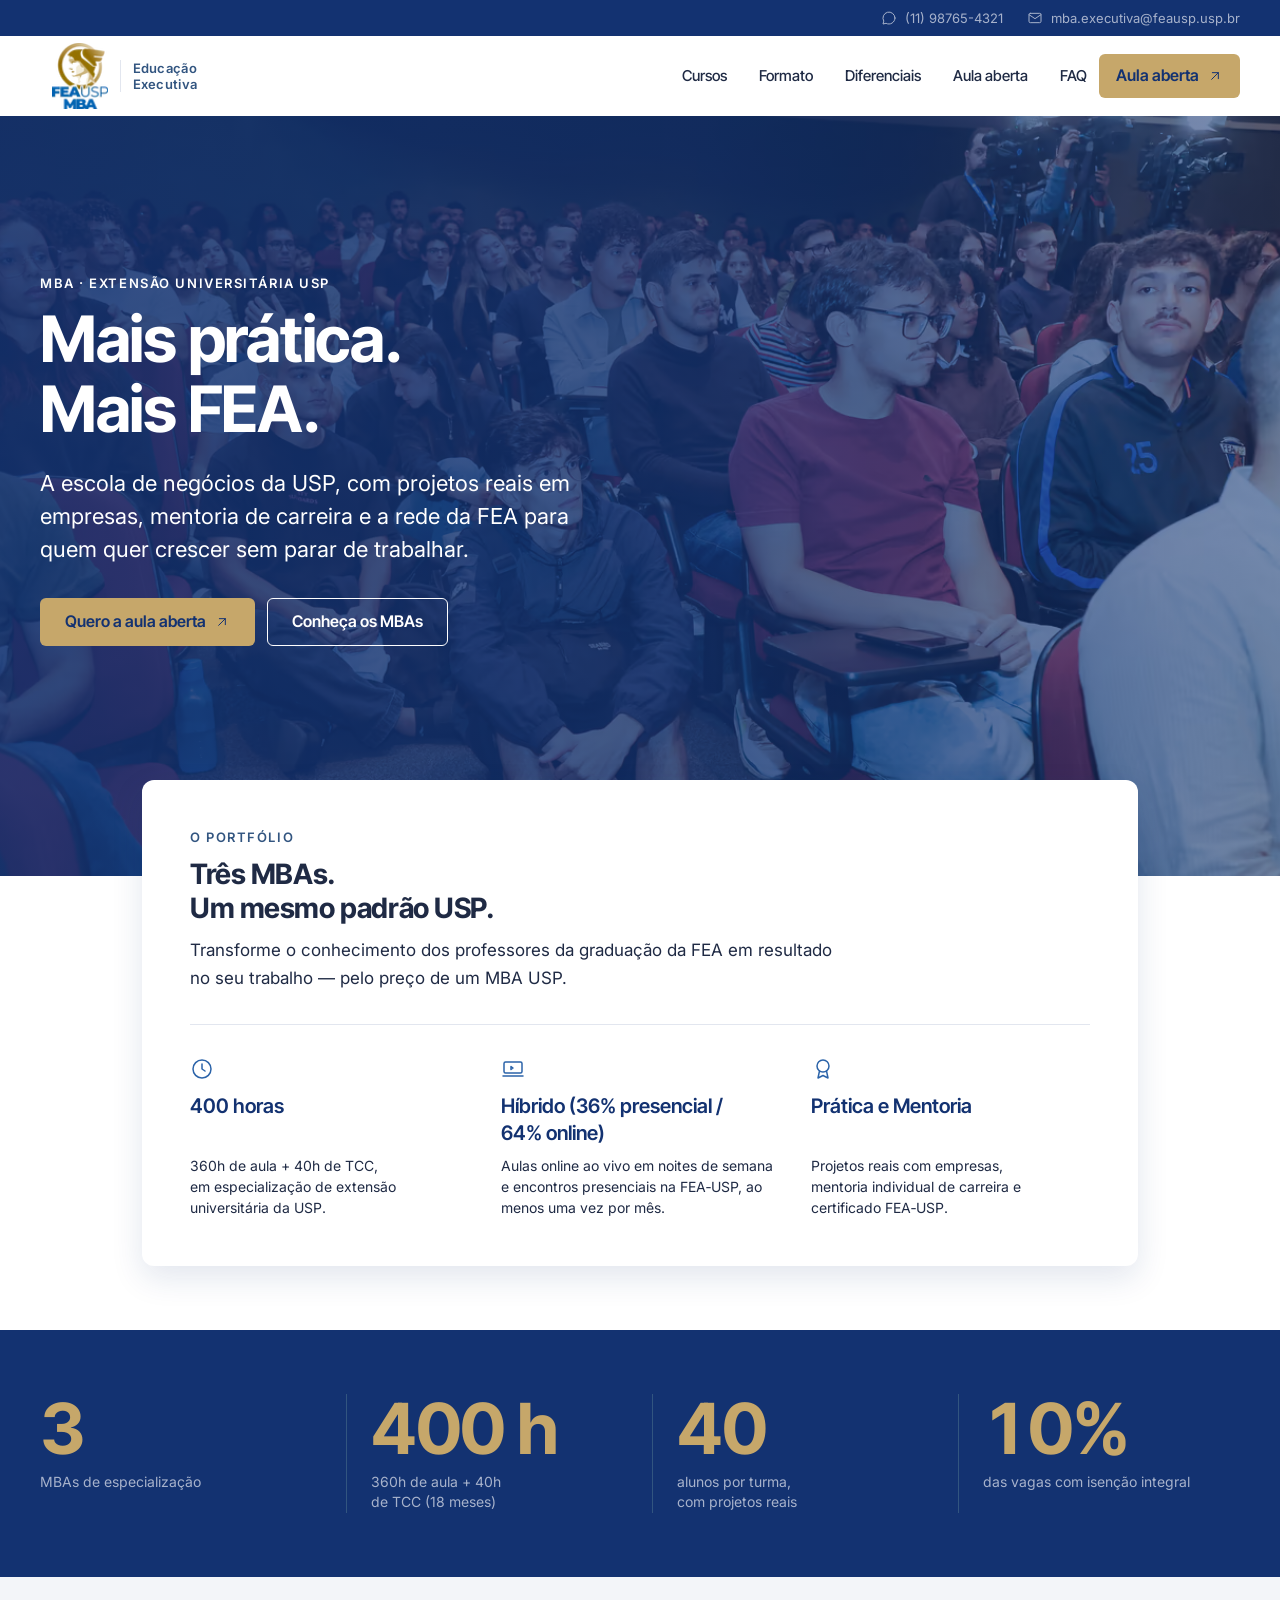
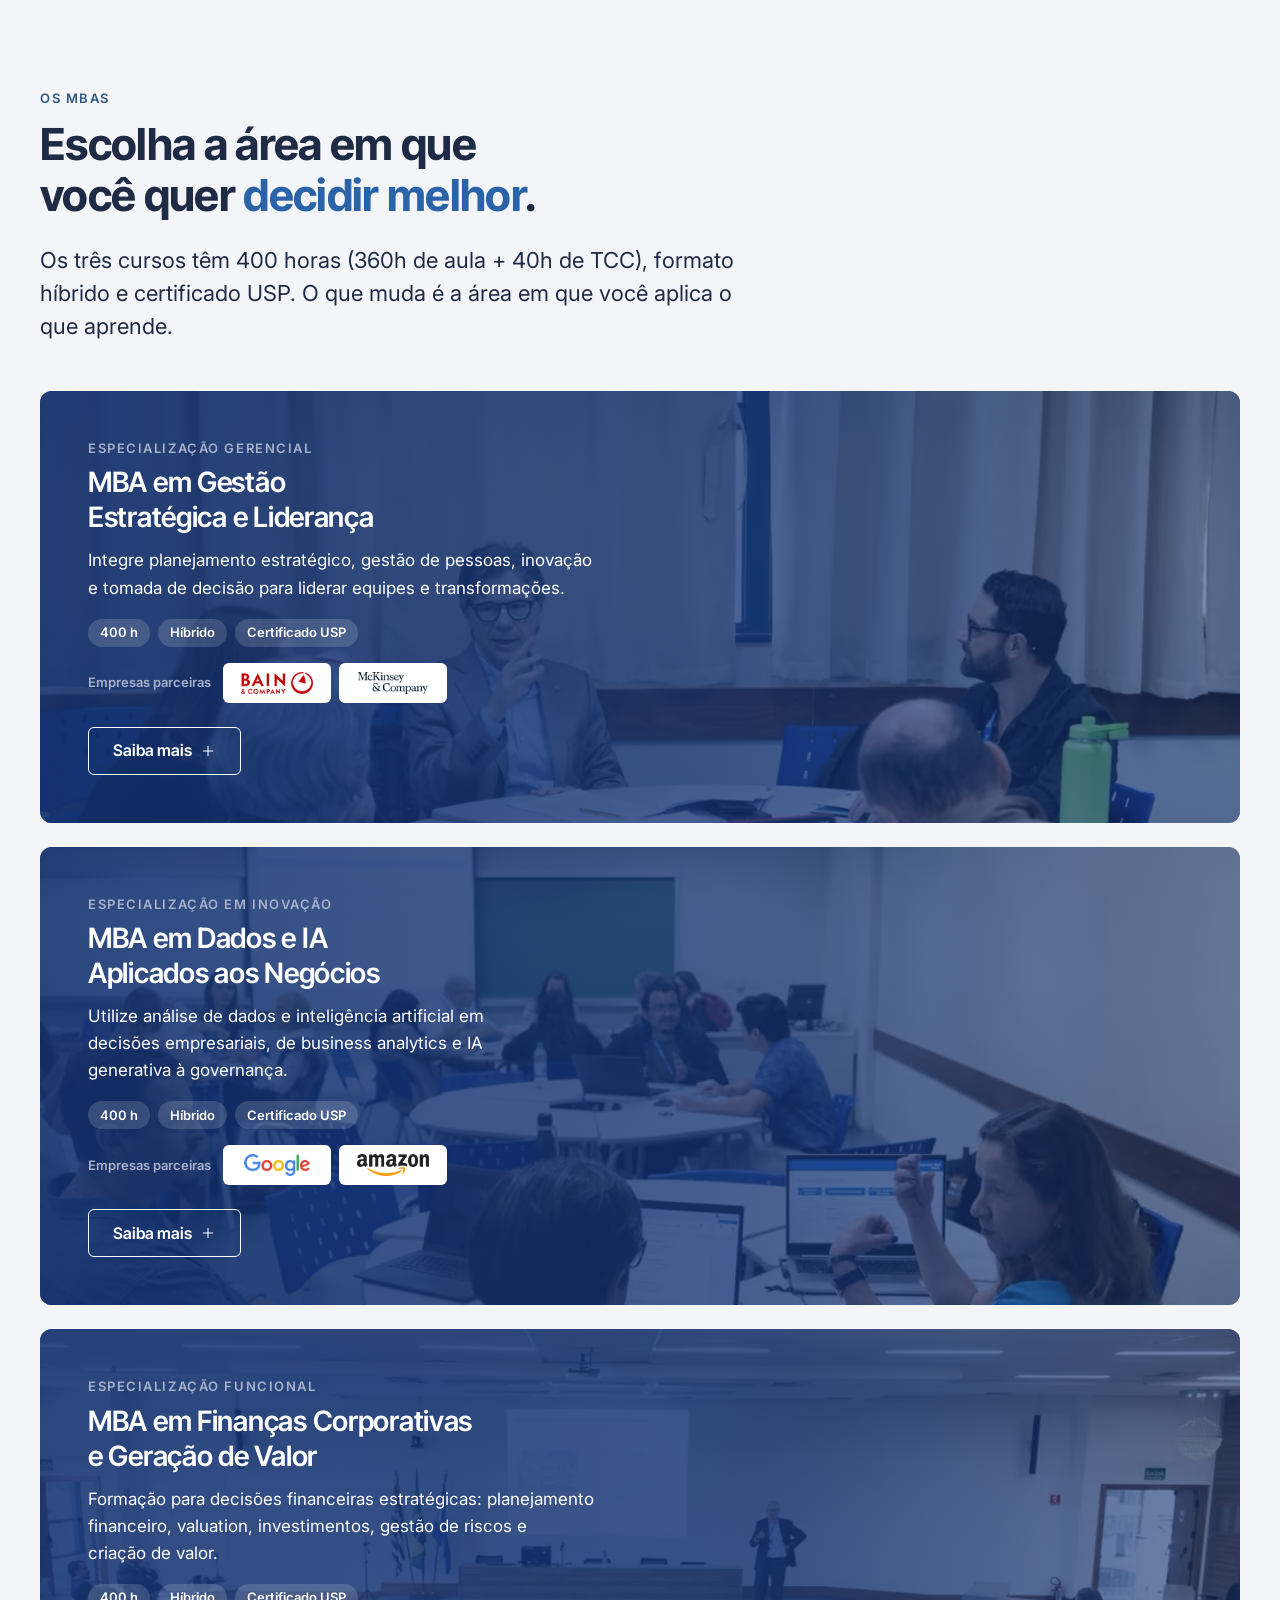
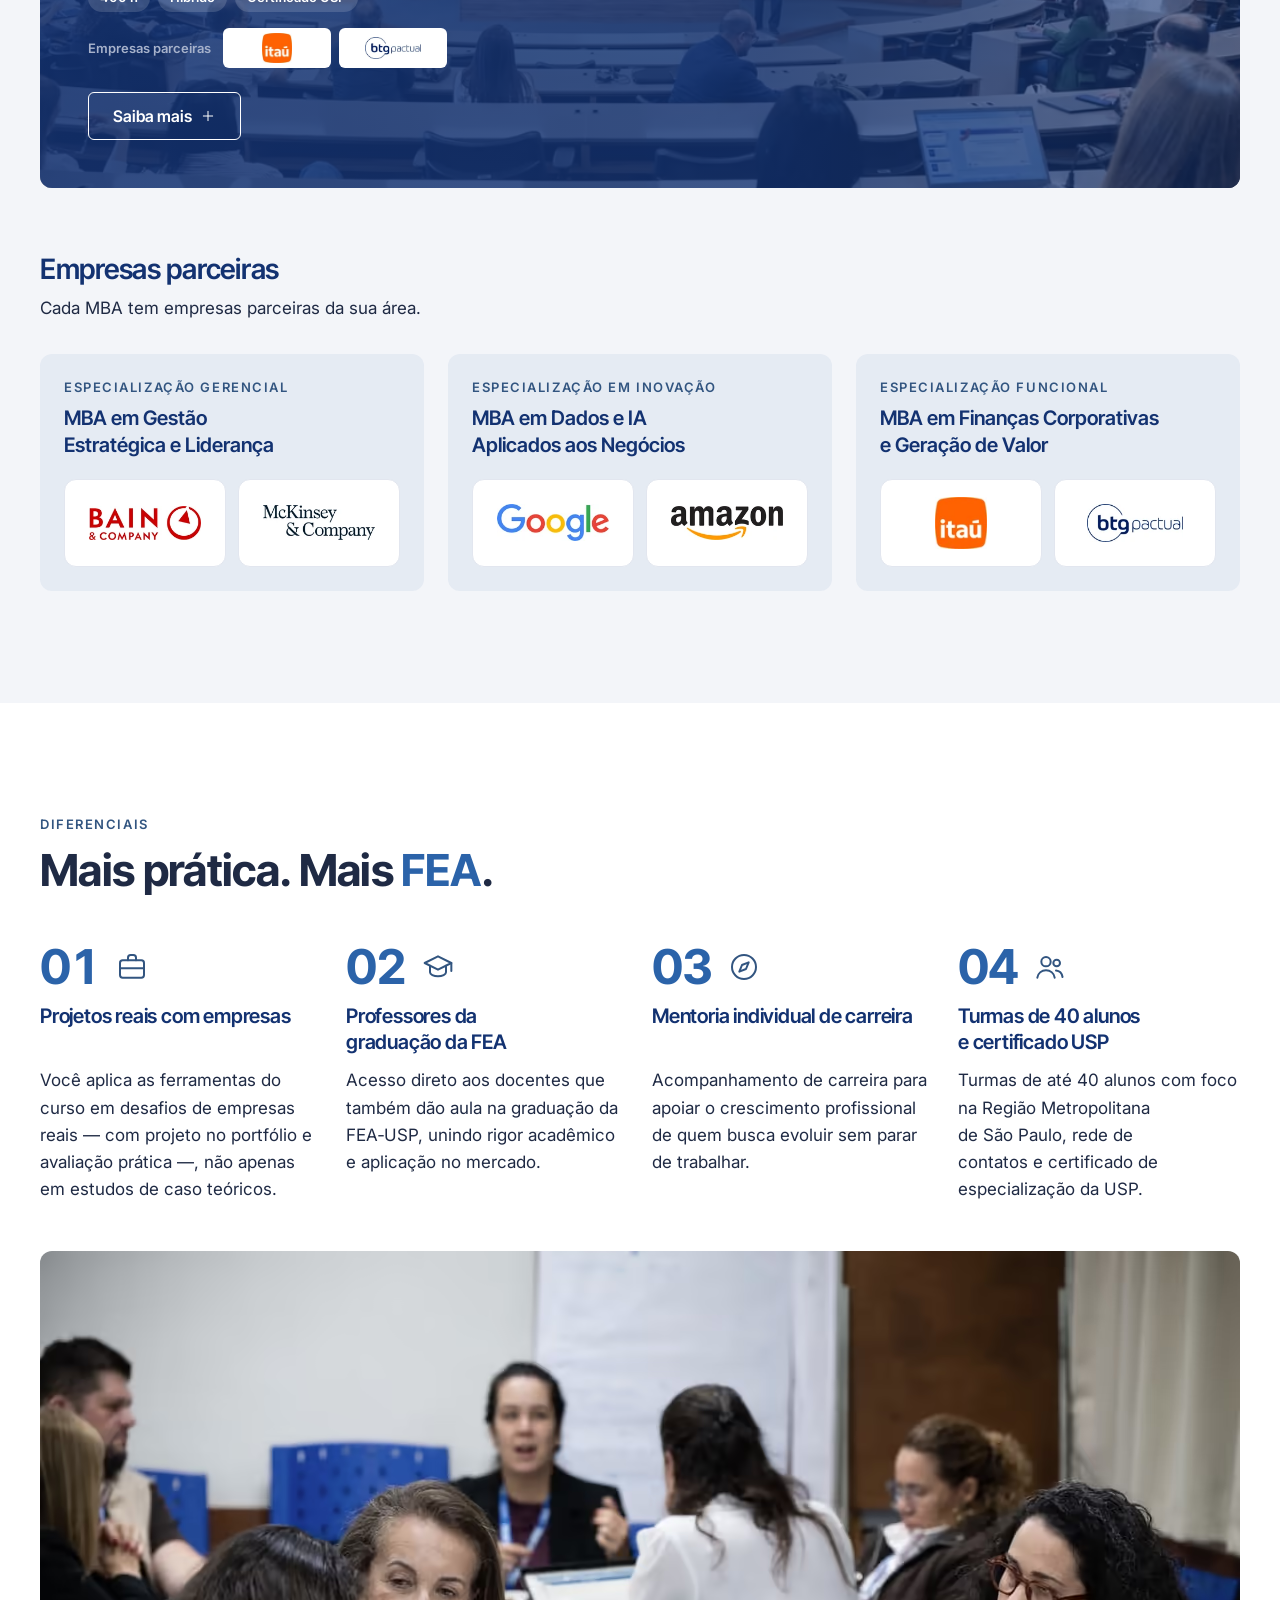
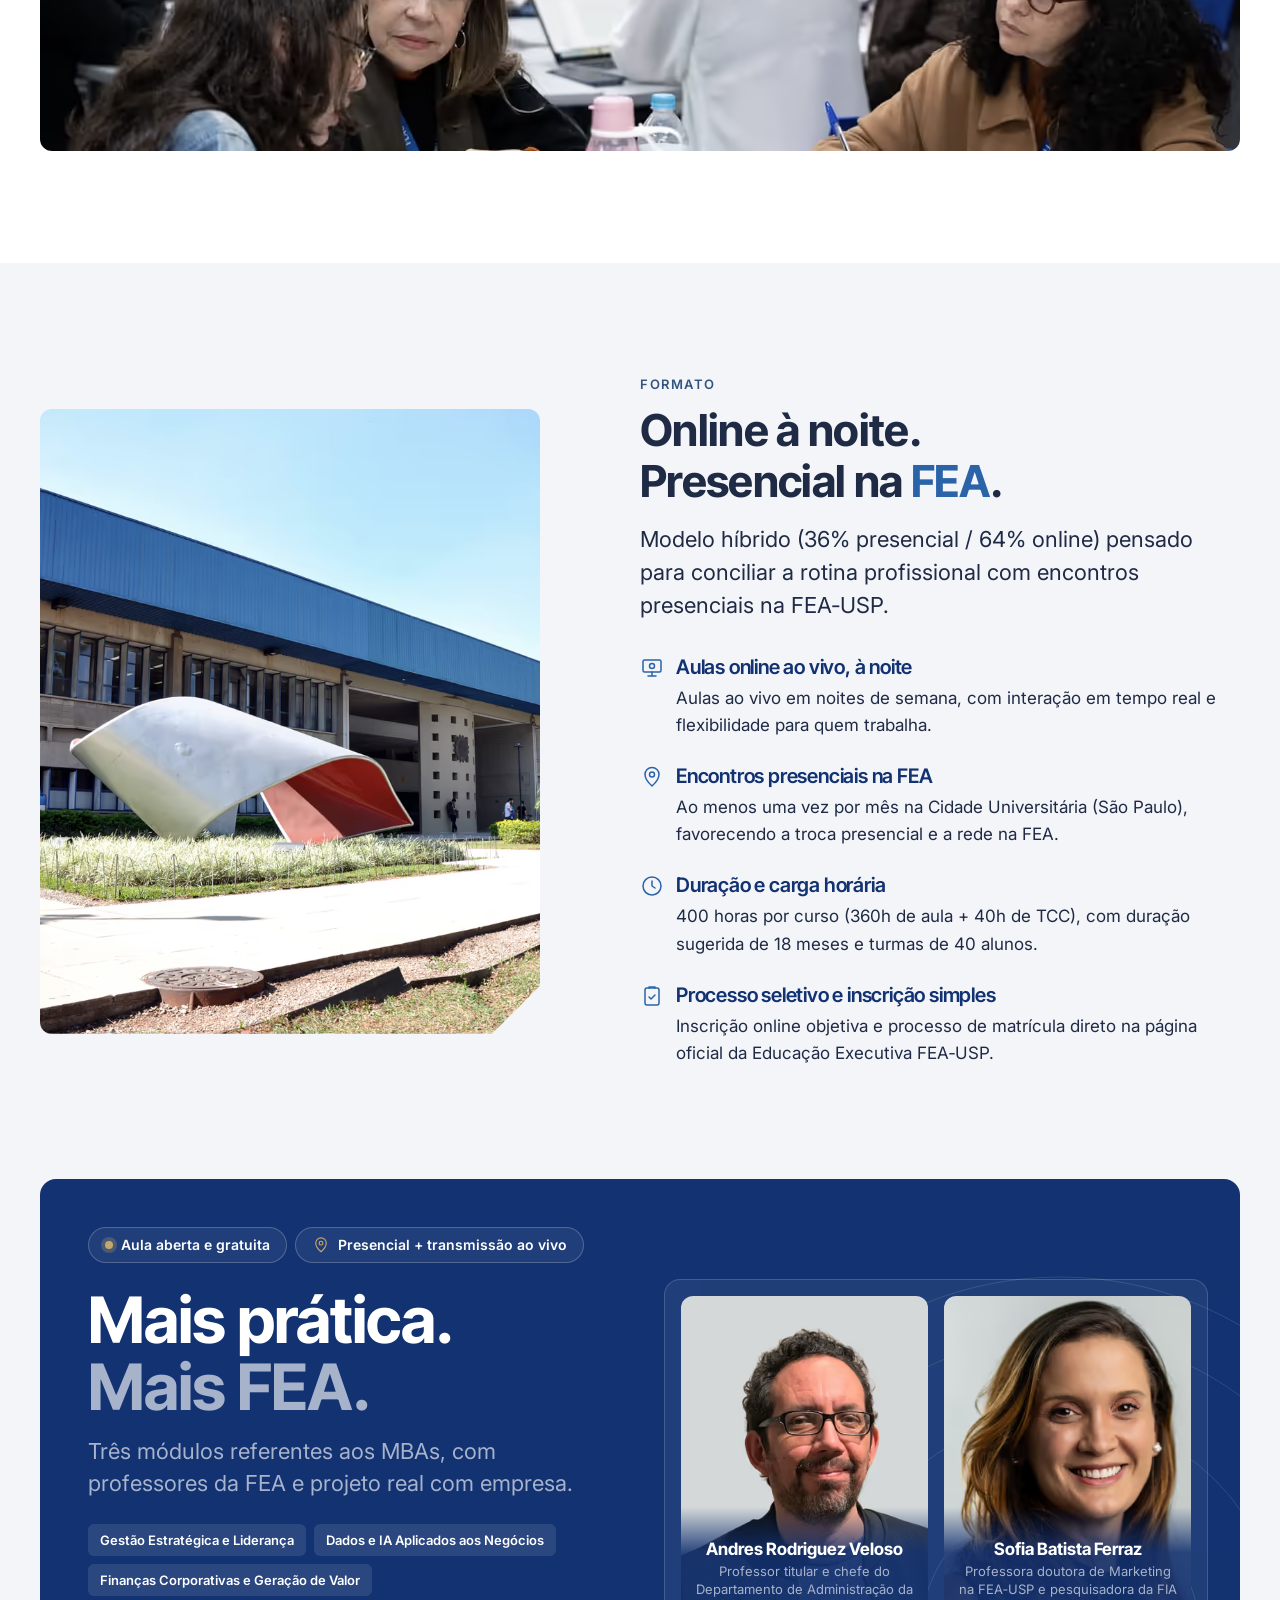
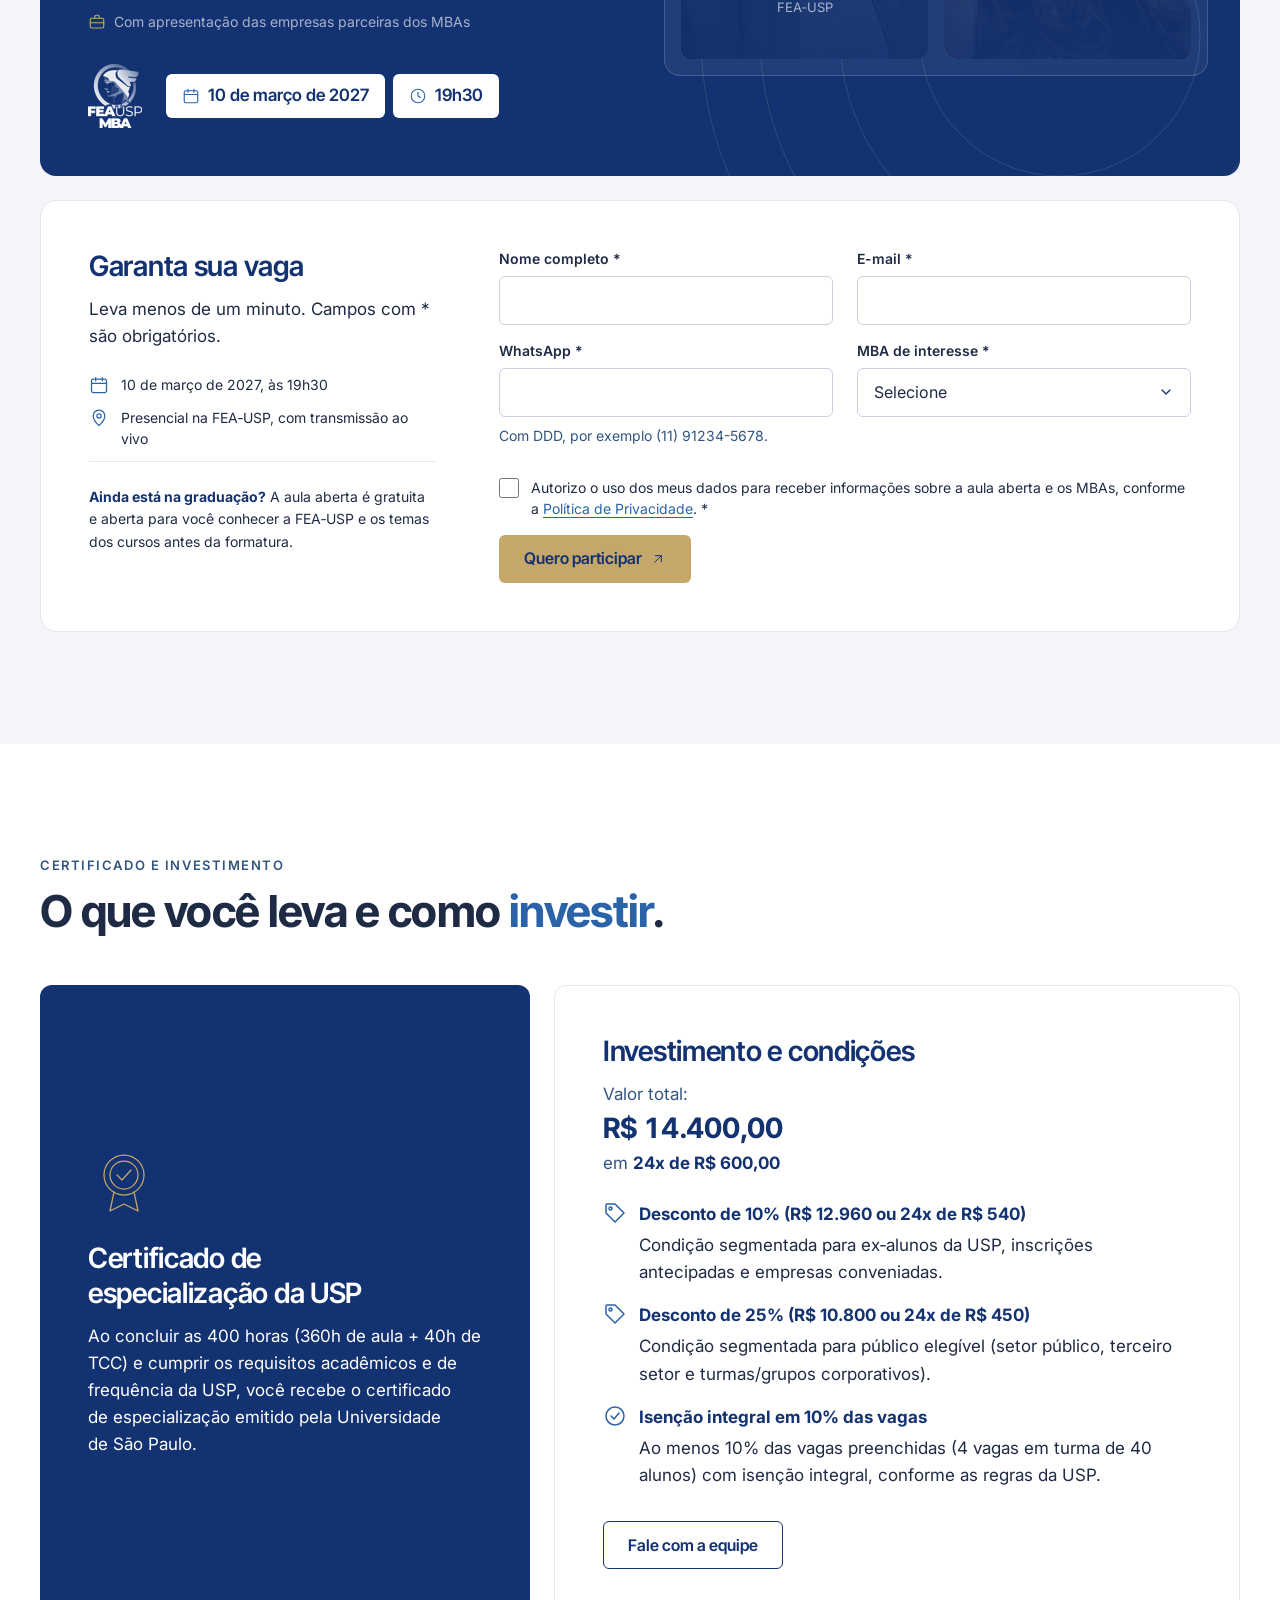
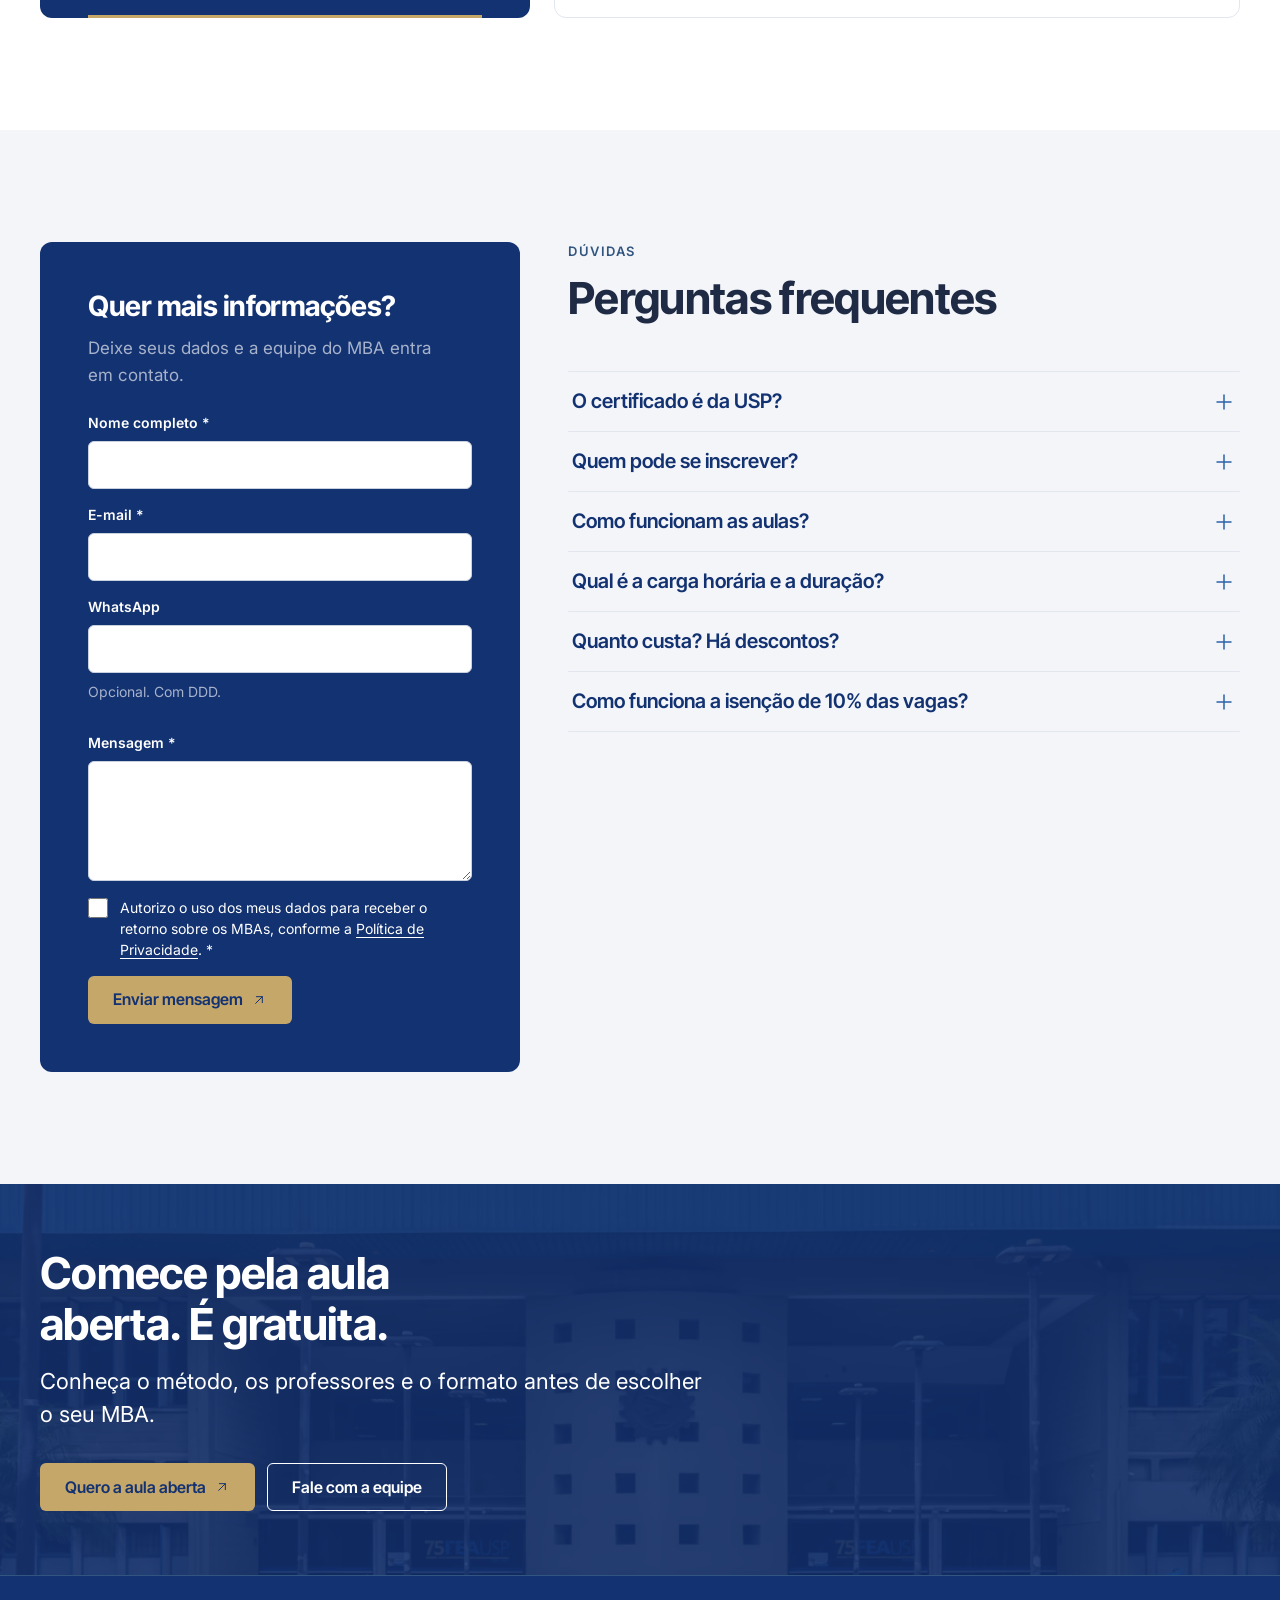
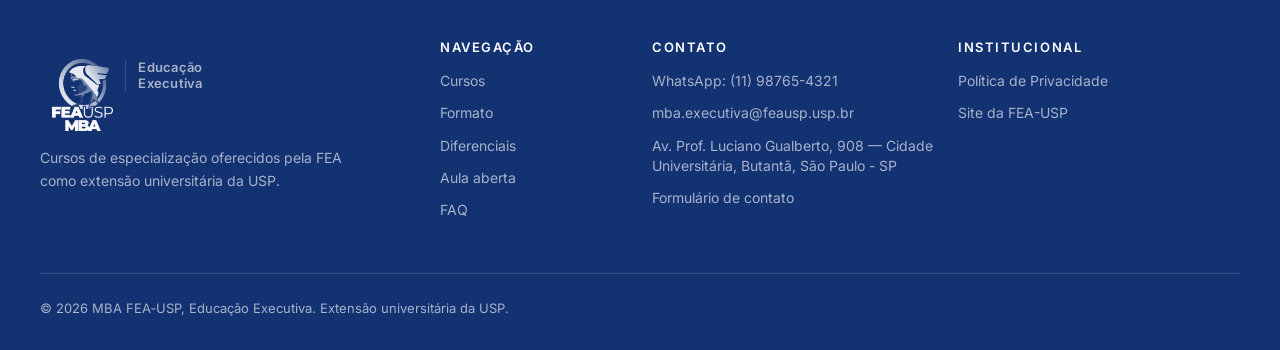
<file: index.html>
<!doctype html>
<html lang="pt-BR">
<head>
  <meta charset="utf-8">
  <meta name="viewport" content="width=device-width, initial-scale=1">
  <title>MBA FEA-USP | Educação Executiva</title>
  <meta name="description" content="Mais prática. Mais FEA. Três MBAs de especialização da FEA-USP, com 400 horas cada, em formato híbrido: Gestão Estratégica e Liderança, Dados e IA Aplicados aos Negócios, e Finanças Corporativas e Geração de Valor.">
  <meta name="theme-color" content="#133271">
  <link rel="icon" type="image/png" href="assets/img/logo/logo-mba-fea-usp-64.png">

  <meta property="og:type" content="website">
  <meta property="og:locale" content="pt_BR">
  <meta property="og:title" content="MBA FEA-USP | Educação Executiva">
  <meta property="og:description" content="A escola de negócios da USP, com projetos reais em empresas, mentoria de carreira e a rede da FEA para quem quer crescer sem parar de trabalhar.">
  <meta property="og:url" content="https://ceduardoand-ship-it.github.io/MBA-FEA-USP/">
  <meta property="og:image" content="https://ceduardoand-ship-it.github.io/MBA-FEA-USP/assets/img/og-compartilhamento-1200.jpg">
  <meta property="og:image:width" content="1200">
  <meta property="og:image:height" content="630">
  <meta name="twitter:card" content="summary_large_image">

  <script>
    (function () {
      var r = document.documentElement;
      r.classList.add('js');
      // Animações de entrada só com movimento permitido; se o main.js falhar, o hero aparece mesmo assim
      if (!matchMedia('(prefers-reduced-motion: reduce)').matches && 'IntersectionObserver' in window) {
        r.classList.add('anim');
        setTimeout(function () { r.classList.add('hero-pronto'); }, 2000);
      }
    })();
  </script>

  <link rel="preconnect" href="https://fonts.googleapis.com">
  <link rel="preconnect" href="https://fonts.gstatic.com" crossorigin>
  <link rel="stylesheet" href="https://fonts.googleapis.com/css2?family=Inter:wght@400..600&family=Inter+Tight:wght@500..700&display=swap">

  <!-- Imagem do hero: maior elemento da primeira tela, carregada com prioridade -->
  <link rel="preload" as="image" type="image/avif" media="(min-width: 768px)"
        imagesrcset="assets/img/hero-desktop-640.avif 640w, assets/img/hero-desktop-960.avif 960w, assets/img/hero-desktop-1280.avif 1280w, assets/img/hero-desktop-1920.avif 1920w, assets/img/hero-desktop-2250.avif 2250w"
        imagesizes="100vw">
  <link rel="preload" as="image" type="image/avif" media="(max-width: 767.98px)"
        imagesrcset="assets/img/hero-mobile-480.avif 480w, assets/img/hero-mobile-720.avif 720w, assets/img/hero-mobile-960.avif 960w"
        imagesizes="100vw">

  <link rel="stylesheet" href="assets/css/tokens.css">
  <link rel="stylesheet" href="assets/css/base.css">
  <link rel="stylesheet" href="assets/css/layout.css">
  <link rel="stylesheet" href="assets/css/components.css">
  <link rel="stylesheet" href="assets/css/sections.css">

  <script src="assets/js/main.js" defer></script>
</head>
<body>
  <!-- Ícones (traço fino, uma família só) -->
  <svg width="0" height="0" style="position:absolute" aria-hidden="true" focusable="false">
    <symbol id="i-seta" viewBox="0 0 24 24"><path d="M7 17 17 7"/><path d="M8 7h9v9"/></symbol>
    <symbol id="i-menu" viewBox="0 0 24 24"><path d="M4 7h16M4 12h16M4 17h16"/></symbol>
    <symbol id="i-fechar" viewBox="0 0 24 24"><path d="M6 6l12 12M18 6 6 18"/></symbol>
    <symbol id="i-relogio" viewBox="0 0 24 24"><circle cx="12" cy="12" r="9"/><path d="M12 7v5l3 2"/></symbol>
    <symbol id="i-hibrido" viewBox="0 0 24 24"><rect x="3" y="5" width="18" height="11" rx="1.5"/><path d="M2 19h20"/><path d="M10 9.5l2 1.5-2 1.5z"/></symbol>
    <symbol id="i-selo" viewBox="0 0 24 24"><circle cx="12" cy="9" r="6"/><path d="M8.5 13.9 7 21l5-2.5 5 2.5-1.5-7.1"/></symbol>
    <symbol id="i-whatsapp" viewBox="0 0 24 24"><path d="M21 12a9 9 0 0 1-13.4 7.9L3 21l1.2-4.4A9 9 0 1 1 21 12z"/></symbol>
    <symbol id="i-email" viewBox="0 0 24 24"><rect x="3" y="5" width="18" height="14" rx="2"/><path d="m3 7 9 6 9-6"/></symbol>
    <symbol id="i-mais" viewBox="0 0 24 24"><path d="M12 5v14M5 12h14"/></symbol>
    <symbol id="i-empresa" viewBox="0 0 24 24"><rect x="3" y="7" width="18" height="13" rx="2"/><path d="M9 7V5a2 2 0 0 1 2-2h2a2 2 0 0 1 2 2v2"/><path d="M3 13h18"/></symbol>
    <symbol id="i-professor" viewBox="0 0 24 24"><path d="m2 9 10-5 10 5-10 5z"/><path d="M6 11v5c0 1.5 2.7 3 6 3s6-1.5 6-3v-5"/><path d="M22 9v6"/></symbol>
    <symbol id="i-rede" viewBox="0 0 24 24"><circle cx="9" cy="8" r="3.5"/><path d="M2.5 20c.6-3.4 3.3-5.5 6.5-5.5s5.9 2.1 6.5 5.5"/><circle cx="17" cy="9" r="2.5"/><path d="M16.5 14.6c2.6.2 4.4 2 4.9 4.9"/></symbol>
    <symbol id="i-online" viewBox="0 0 24 24"><rect x="3" y="4" width="18" height="12" rx="1.5"/><path d="M8 20h8M12 16v4"/><circle cx="12" cy="10" r="2.5"/></symbol>
    <symbol id="i-local" viewBox="0 0 24 24"><path d="M12 21s-7-6.2-7-11.5A7 7 0 0 1 19 9.5C19 14.8 12 21 12 21z"/><circle cx="12" cy="9.5" r="2.5"/></symbol>
    <symbol id="i-desconto" viewBox="0 0 24 24"><path d="M3 12V4a1 1 0 0 1 1-1h8l9 9-9 9z"/><circle cx="7.5" cy="7.5" r="1.5"/></symbol>
    <symbol id="i-calendario" viewBox="0 0 24 24"><rect x="3" y="5" width="18" height="16" rx="2"/><path d="M3 10h18M8 3v4M16 3v4"/></symbol>
    <symbol id="i-mentoria" viewBox="0 0 24 24"><circle cx="12" cy="12" r="9"/><path d="m15.5 8.5-2 5-5 2 2-5z"/></symbol>
    <symbol id="i-inscricao" viewBox="0 0 24 24"><rect x="5" y="4" width="14" height="17" rx="2"/><path d="M9 4V3h6v1"/><path d="m9 13 2 2 4-4"/></symbol>
    <symbol id="i-isencao" viewBox="0 0 24 24"><circle cx="12" cy="12" r="9"/><path d="m8 12 3 3 5-6"/></symbol>
    <symbol id="i-certificado" viewBox="0 0 72 72"><circle cx="36" cy="30" r="20"/><circle cx="36" cy="30" r="14"/><path d="M26 47 22 66l14-7 14 7-4-19"/><path d="m29 30 5 5 9-10"/></symbol>
  </svg>

  <a class="pular-link" href="#conteudo">Pular para o conteúdo</a>

  <!-- 1. Barra superior (só desktop) -->
  <div class="topbar">
    <div class="container">
      <ul class="topbar__lista">
        <li>
          <svg class="icone" aria-hidden="true"><use href="#i-whatsapp"/></svg>
          <span>(11)&nbsp;98765-4321</span>
        </li>
        <li>
          <svg class="icone" aria-hidden="true"><use href="#i-email"/></svg>
          <span class="quebra-livre">mba.executiva@feausp.usp.br</span>
        </li>
      </ul>
    </div>
  </div>

  <!-- 2. Cabeçalho -->
  <header class="cabecalho" id="cabecalho">
    <div class="container cabecalho__barra">
      <a class="marca marca--logo" href="#topo" aria-label="MBA FEA-USP, Educação Executiva, início da página">
        <picture>
          <source type="image/webp" srcset="assets/img/logo/logo-mba-fea-usp-64.webp 1x, assets/img/logo/logo-mba-fea-usp-128.webp 2x">
          <img class="marca__logo" src="assets/img/logo/logo-mba-fea-usp-64.png" srcset="assets/img/logo/logo-mba-fea-usp-128.png 2x" width="54" height="64" alt="">
        </picture>
        <span class="marca__sub">Educação<br>Executiva</span>
      </a>

      <nav class="menu" id="menu" aria-label="Principal">
        <div class="menu__topo">
          <span class="marca marca--logo" aria-hidden="true">
            <img class="marca__logo" src="assets/img/logo/logo-mba-fea-usp-64.png" srcset="assets/img/logo/logo-mba-fea-usp-128.png 2x" width="54" height="64" alt="">
            <span class="marca__sub">Educação<br>Executiva</span>
          </span>
          <button class="botao-menu" type="button" data-fechar-menu aria-label="Fechar menu">
            <svg class="icone" aria-hidden="true"><use href="#i-fechar"/></svg>
          </button>
        </div>
        <ul class="menu__lista">
          <li><a class="menu__link" href="#cursos">Cursos</a></li>
          <li><a class="menu__link" href="#formato">Formato</a></li>
          <li><a class="menu__link" href="#diferenciais">Diferenciais</a></li>
          <li><a class="menu__link" href="#aula-aberta">Aula aberta</a></li>
          <li><a class="menu__link" href="#faq">FAQ</a></li>
        </ul>
        <div class="menu__cta">
          <a class="btn btn--principal" href="#aula-aberta">
            Quero a aula aberta
            <svg class="icone" aria-hidden="true"><use href="#i-seta"/></svg>
          </a>
        </div>
      </nav>

      <div class="cabecalho__acoes">
        <a class="btn btn--principal cabecalho__cta" href="#aula-aberta">
          Aula aberta
          <svg class="icone" aria-hidden="true"><use href="#i-seta"/></svg>
        </a>
        <button class="botao-menu" type="button" aria-controls="menu" aria-expanded="false" data-abrir-menu aria-label="Abrir menu">
          <svg class="icone" aria-hidden="true"><use href="#i-menu"/></svg>
        </button>
      </div>
    </div>
  </header>

  <main id="conteudo">
    <!-- 3. Hero -->
    <section class="hero" id="topo" aria-labelledby="hero-titulo">
      <picture class="hero__midia">
        <source media="(min-width: 768px)" type="image/avif" sizes="100vw"
                srcset="assets/img/hero-desktop-640.avif 640w, assets/img/hero-desktop-960.avif 960w, assets/img/hero-desktop-1280.avif 1280w, assets/img/hero-desktop-1920.avif 1920w, assets/img/hero-desktop-2250.avif 2250w">
        <source media="(min-width: 768px)" type="image/webp" sizes="100vw"
                srcset="assets/img/hero-desktop-640.webp 640w, assets/img/hero-desktop-960.webp 960w, assets/img/hero-desktop-1280.webp 1280w, assets/img/hero-desktop-1920.webp 1920w, assets/img/hero-desktop-2250.webp 2250w">
        <source media="(min-width: 768px)" type="image/jpeg" sizes="100vw"
                srcset="assets/img/hero-desktop-640.jpg 640w, assets/img/hero-desktop-960.jpg 960w, assets/img/hero-desktop-1280.jpg 1280w, assets/img/hero-desktop-1920.jpg 1920w, assets/img/hero-desktop-2250.jpg 2250w">
        <source type="image/avif" sizes="100vw"
                srcset="assets/img/hero-mobile-480.avif 480w, assets/img/hero-mobile-720.avif 720w, assets/img/hero-mobile-960.avif 960w">
        <source type="image/webp" sizes="100vw"
                srcset="assets/img/hero-mobile-480.webp 480w, assets/img/hero-mobile-720.webp 720w, assets/img/hero-mobile-960.webp 960w">
        <img src="assets/img/hero-mobile-720.jpg"
             srcset="assets/img/hero-mobile-480.jpg 480w, assets/img/hero-mobile-720.jpg 720w, assets/img/hero-mobile-960.jpg 960w"
             sizes="100vw" width="720" height="900"
             alt="Estudantes em um auditório da FEA-USP assistindo a uma aula"
             fetchpriority="high" decoding="async">
      </picture>

      <div class="container">
        <div class="hero__conteudo">
          <p class="eyebrow">MBA · Extensão universitária USP</p>
          <h1 id="hero-titulo">Mais prática. Mais&nbsp;FEA.</h1>
          <p class="lead">A escola de negócios da USP, com projetos reais em empresas, mentoria de carreira e a rede da FEA para quem quer crescer sem parar de&nbsp;trabalhar.</p>
          <div class="hero__acoes">
            <a class="btn btn--principal" href="#aula-aberta">
              Quero a aula aberta
              <svg class="icone" aria-hidden="true"><use href="#i-seta"/></svg>
            </a>
            <a class="btn btn--contorno-claro" href="#cursos">Conheça os MBAs</a>
          </div>
        </div>
      </div>
    </section>

    <!-- 4. Card de resumo sobreposto ao hero -->
    <section class="resumo" aria-labelledby="resumo-titulo">
      <div class="container">
        <div class="resumo__cartao">
          <div>
            <p class="eyebrow">O portfólio</p>
            <h2 class="resumo__titulo" id="resumo-titulo">Três MBAs. <span class="sem-quebra">Um mesmo padrão&nbsp;USP.</span></h2>
            <p class="resumo__texto">Transforme o conhecimento dos professores da graduação da FEA em resultado no seu trabalho — pelo preço de um MBA&nbsp;USP.</p>
          </div>
          <ul class="resumo__itens">
            <li class="resumo__item">
              <svg class="icone" aria-hidden="true"><use href="#i-relogio"/></svg>
              <div>
                <strong>400&nbsp;horas</strong>
                <p>360h de aula + 40h de TCC, em especialização de extensão universitária da&nbsp;USP.</p>
              </div>
            </li>
            <li class="resumo__item">
              <svg class="icone" aria-hidden="true"><use href="#i-hibrido"/></svg>
              <div>
                <strong>Híbrido (36% presencial / 64%&nbsp;online)</strong>
                <p>Aulas online ao vivo em noites de semana e encontros presenciais na FEA&#8209;USP, ao menos uma vez por&nbsp;mês.</p>
              </div>
            </li>
            <li class="resumo__item">
              <svg class="icone" aria-hidden="true"><use href="#i-selo"/></svg>
              <div>
                <strong>Prática e Mentoria</strong>
                <p>Projetos reais com empresas, mentoria individual de carreira e certificado FEA&#8209;USP.</p>
              </div>
            </li>
          </ul>
        </div>
      </div>
    </section>

    <!-- 5. Faixa de números -->
    <section class="numeros tema-escuro" aria-label="O MBA em números">
      <div class="container">
        <ul class="numeros__lista">
          <li>
            <span class="numeros__valor">3</span>
            <span class="numeros__rotulo">MBAs de especialização</span>
          </li>
          <li>
            <span class="numeros__valor">400&nbsp;h</span>
            <span class="numeros__rotulo">360h de aula + 40h de TCC (18&nbsp;meses)</span>
          </li>
          <li>
            <span class="numeros__valor">40</span>
            <span class="numeros__rotulo">alunos por turma, com projetos reais</span>
          </li>
          <li>
            <span class="numeros__valor">10%</span>
            <span class="numeros__rotulo">das vagas com isenção integral</span>
          </li>
        </ul>
      </div>
    </section>

    <!-- 6. Os três MBAs -->
    <section class="secao fundo-suave" id="cursos" aria-labelledby="cursos-titulo">
      <div class="container">
        <div class="secao__cabeca">
          <p class="eyebrow">Os MBAs</p>
          <h2 id="cursos-titulo">Escolha a área em que você quer <span class="destaque">decidir melhor</span>.</h2>
          <p class="lead">Os três cursos têm 400&nbsp;horas (360h de aula + 40h de TCC), formato híbrido e certificado USP. O que muda é a área em que você aplica o que aprende.</p>
        </div>

        <ul class="cursos__lista">
          <!-- Gestão Estratégica e Liderança -->
          <li>
            <article class="curso" aria-labelledby="curso-mkt">
              <picture class="curso__midia">
                <source media="(min-width: 768px)" type="image/avif" sizes="(min-width: 1264px) 1200px, calc(100vw - 48px)"
                        srcset="assets/img/curso-estrategia-desktop-800.avif 800w, assets/img/curso-estrategia-desktop-1200.avif 1200w, assets/img/curso-estrategia-desktop-1280.avif 1280w">
                <source media="(min-width: 768px)" type="image/webp" sizes="(min-width: 1264px) 1200px, calc(100vw - 48px)"
                        srcset="assets/img/curso-estrategia-desktop-800.webp 800w, assets/img/curso-estrategia-desktop-1200.webp 1200w, assets/img/curso-estrategia-desktop-1280.webp 1280w">
                <source media="(min-width: 768px)" type="image/jpeg" sizes="(min-width: 1264px) 1200px, calc(100vw - 48px)"
                        srcset="assets/img/curso-estrategia-desktop-800.jpg 800w, assets/img/curso-estrategia-desktop-1200.jpg 1200w, assets/img/curso-estrategia-desktop-1280.jpg 1280w">
                <source type="image/avif" sizes="calc(100vw - 32px)"
                        srcset="assets/img/curso-estrategia-mobile-480.avif 480w, assets/img/curso-estrategia-mobile-720.avif 720w, assets/img/curso-estrategia-mobile-960.avif 960w">
                <source type="image/webp" sizes="calc(100vw - 32px)"
                        srcset="assets/img/curso-estrategia-mobile-480.webp 480w, assets/img/curso-estrategia-mobile-720.webp 720w, assets/img/curso-estrategia-mobile-960.webp 960w">
                <img src="assets/img/curso-estrategia-mobile-720.jpg"
                     srcset="assets/img/curso-estrategia-mobile-480.jpg 480w, assets/img/curso-estrategia-mobile-720.jpg 720w, assets/img/curso-estrategia-mobile-960.jpg 960w"
                     sizes="calc(100vw - 32px)" width="720" height="540" loading="lazy" decoding="async" data-foco="estrategia"
                     alt="Professor conduzindo uma discussão em grupo com alunos em uma sala da FEA-USP">
              </picture>
              <div class="curso__conteudo">
                <p class="eyebrow">Especialização gerencial</p>
                <h3 class="curso__nome" id="curso-mkt">MBA em Gestão Estratégica e&nbsp;Liderança</h3>
                <p class="curso__descricao">Integre planejamento estratégico, gestão de pessoas, inovação e tomada de decisão para liderar equipes e&nbsp;transformações.</p>
                <ul class="curso__chips" aria-label="Características">
                  <li class="chip">400&nbsp;h</li>
                  <li class="chip">Híbrido</li>
                  <li class="chip">Certificado USP</li>
                </ul>
                <div class="curso__parceiros">
                  <p>Empresas parceiras</p>
                  <ul aria-label="Empresas parceiras deste MBA">
                    <li class="parceiro"><picture><source type="image/webp" srcset="assets/img/parceiros/bain-64.webp 1x, assets/img/parceiros/bain-128.webp 2x"><img src="assets/img/parceiros/bain-64.png" srcset="assets/img/parceiros/bain-128.png 2x" width="210" height="64" alt="Bain &amp; Company" loading="lazy" decoding="async"></picture></li>
                    <li class="parceiro"><picture><source type="image/webp" srcset="assets/img/parceiros/mckinsey-64.webp 1x, assets/img/parceiros/mckinsey-128.webp 2x"><img src="assets/img/parceiros/mckinsey-64.png" srcset="assets/img/parceiros/mckinsey-128.png 2x" width="206" height="64" alt="McKinsey &amp; Company" loading="lazy" decoding="async"></picture></li>
                  </ul>
                </div>
                <details class="expansivel curso__detalhes">
                  <summary class="btn btn--contorno-claro">
                    <span class="quando-fechado">Saiba mais</span><span class="quando-aberto">Fechar detalhes</span>
                    <svg class="icone" aria-hidden="true"><use href="#i-mais"/></svg>
                  </summary>
                  <div class="curso__painel">
                    <ul class="curso__fatos">
                      <li><strong>Foco</strong>Planejamento estratégico, liderança, gestão de pessoas e inovação para formar gestores capazes de liderar equipes e transformações.</li>
                      <li><strong>Diferencial prático</strong>Tomada de decisões sob incerteza: desenvolvimento e revisão de estratégias para empresas reais diante de mudanças de cenário, defendendo escolhas e trade&#8209;offs.</li>
                      <li><strong>Formato</strong>400h (360h de aula + 40h de TCC) em 18 meses · Aulas online ao vivo em noites de semana e encontros presenciais na FEA&#8209;USP.</li>
                      <li><strong>Disciplinas / Eixos</strong>
                        <ul class="curso__eixos">
                          <li>Planejamento Estratégico e Gestão de Cenários;</li>
                          <li>Gestão de Pessoas, Liderança e Influência;</li>
                          <li>Inovação e Modelos de Negócio;</li>
                          <li>Tomada de Decisão sob Incerteza e Análise de Trade&#8209;offs;</li>
                          <li>Projeto Aplicado em Empresa Real e TCC.</li>
                        </ul>
                      </li>
                    </ul>
                    <a class="btn btn--principal" href="#aula-aberta">
                      Quero a aula aberta
                      <svg class="icone" aria-hidden="true"><use href="#i-seta"/></svg>
                    </a>
                  </div>
                </details>
              </div>
            </article>
          </li>

          <!-- Liderança, Dados e IA -->
          <li>
            <article class="curso" aria-labelledby="curso-lid">
              <picture class="curso__midia">
                <source media="(min-width: 768px)" type="image/avif" sizes="(min-width: 1264px) 1200px, calc(100vw - 48px)"
                        srcset="assets/img/curso-dados-desktop-800.avif 800w, assets/img/curso-dados-desktop-1200.avif 1200w, assets/img/curso-dados-desktop-1280.avif 1280w">
                <source media="(min-width: 768px)" type="image/webp" sizes="(min-width: 1264px) 1200px, calc(100vw - 48px)"
                        srcset="assets/img/curso-dados-desktop-800.webp 800w, assets/img/curso-dados-desktop-1200.webp 1200w, assets/img/curso-dados-desktop-1280.webp 1280w">
                <source media="(min-width: 768px)" type="image/jpeg" sizes="(min-width: 1264px) 1200px, calc(100vw - 48px)"
                        srcset="assets/img/curso-dados-desktop-800.jpg 800w, assets/img/curso-dados-desktop-1200.jpg 1200w, assets/img/curso-dados-desktop-1280.jpg 1280w">
                <source type="image/avif" sizes="calc(100vw - 32px)"
                        srcset="assets/img/curso-dados-mobile-480.avif 480w, assets/img/curso-dados-mobile-720.avif 720w, assets/img/curso-dados-mobile-960.avif 960w">
                <source type="image/webp" sizes="calc(100vw - 32px)"
                        srcset="assets/img/curso-dados-mobile-480.webp 480w, assets/img/curso-dados-mobile-720.webp 720w, assets/img/curso-dados-mobile-960.webp 960w">
                <img src="assets/img/curso-dados-mobile-720.jpg"
                     srcset="assets/img/curso-dados-mobile-480.jpg 480w, assets/img/curso-dados-mobile-720.jpg 720w, assets/img/curso-dados-mobile-960.jpg 960w"
                     sizes="calc(100vw - 32px)" width="720" height="540" loading="lazy" decoding="async" data-foco="dados"
                     alt="Alunos trabalhando com notebooks em mesas redondas de uma sala de aula da FEA-USP">
              </picture>
              <div class="curso__conteudo">
                <p class="eyebrow">Especialização em inovação</p>
                <h3 class="curso__nome" id="curso-lid">MBA em Dados e IA Aplicados aos&nbsp;Negócios</h3>
                <p class="curso__descricao">Utilize análise de dados e inteligência artificial em decisões empresariais, de business analytics e IA generativa à&nbsp;governança.</p>
                <ul class="curso__chips" aria-label="Características">
                  <li class="chip">400&nbsp;h</li>
                  <li class="chip">Híbrido</li>
                  <li class="chip">Certificado USP</li>
                </ul>
                <div class="curso__parceiros">
                  <p>Empresas parceiras</p>
                  <ul aria-label="Empresas parceiras deste MBA">
                    <li class="parceiro"><picture><source type="image/webp" srcset="assets/img/parceiros/google-64.webp 1x, assets/img/parceiros/google-128.webp 2x"><img src="assets/img/parceiros/google-64.png" srcset="assets/img/parceiros/google-128.png 2x" width="194" height="64" alt="Google" loading="lazy" decoding="async"></picture></li>
                    <li class="parceiro"><picture><source type="image/webp" srcset="assets/img/parceiros/amazon-64.webp 1x, assets/img/parceiros/amazon-128.webp 2x"><img src="assets/img/parceiros/amazon-64.png" srcset="assets/img/parceiros/amazon-128.png 2x" width="211" height="64" alt="Amazon" loading="lazy" decoding="async"></picture></li>
                  </ul>
                </div>
                <details class="expansivel curso__detalhes">
                  <summary class="btn btn--contorno-claro">
                    <span class="quando-fechado">Saiba mais</span><span class="quando-aberto">Fechar detalhes</span>
                    <svg class="icone" aria-hidden="true"><use href="#i-mais"/></svg>
                  </summary>
                  <div class="curso__painel">
                    <ul class="curso__fatos">
                      <li><strong>Foco</strong>Uso de análise de dados e inteligência artificial em decisões empresariais, abrangendo business analytics, IA generativa, automação, indicadores e governança de dados.</li>
                      <li><strong>Diferencial prático</strong>Desenvolvimento de soluções de IA para problemas empresariais reais, seguido de avaliação cruzada entre equipes para identificar falhas, vieses, riscos e limitações antes da implementação.</li>
                      <li><strong>Formato</strong>400h (360h de aula + 40h de TCC) em 18 meses · Aulas online ao vivo em noites de semana e encontros presenciais na FEA&#8209;USP.</li>
                      <li><strong>Disciplinas / Eixos</strong>
                        <ul class="curso__eixos">
                          <li>Business Analytics, Métricas e Indicadores;</li>
                          <li>Inteligência Artificial Generativa e Automação;</li>
                          <li>Governança de Dados, Qualidade e Ética;</li>
                          <li>Avaliação Cruzada de Falhas, Vieses e Riscos;</li>
                          <li>Projeto Aplicado em Empresa Real e TCC.</li>
                        </ul>
                      </li>
                    </ul>
                    <a class="btn btn--principal" href="#aula-aberta">
                      Quero a aula aberta
                      <svg class="icone" aria-hidden="true"><use href="#i-seta"/></svg>
                    </a>
                  </div>
                </details>
              </div>
            </article>
          </li>

          <!-- Finanças -->
          <li>
            <article class="curso curso--claro" aria-labelledby="curso-fin">
              <picture class="curso__midia">
                <source media="(min-width: 768px)" type="image/avif" sizes="(min-width: 1264px) 1200px, calc(100vw - 48px)"
                        srcset="assets/img/curso-financas-desktop-800.avif 800w, assets/img/curso-financas-desktop-1200.avif 1200w, assets/img/curso-financas-desktop-1280.avif 1280w">
                <source media="(min-width: 768px)" type="image/webp" sizes="(min-width: 1264px) 1200px, calc(100vw - 48px)"
                        srcset="assets/img/curso-financas-desktop-800.webp 800w, assets/img/curso-financas-desktop-1200.webp 1200w, assets/img/curso-financas-desktop-1280.webp 1280w">
                <source media="(min-width: 768px)" type="image/jpeg" sizes="(min-width: 1264px) 1200px, calc(100vw - 48px)"
                        srcset="assets/img/curso-financas-desktop-800.jpg 800w, assets/img/curso-financas-desktop-1200.jpg 1200w, assets/img/curso-financas-desktop-1280.jpg 1280w">
                <source type="image/avif" sizes="calc(100vw - 32px)"
                        srcset="assets/img/curso-financas-mobile-480.avif 480w, assets/img/curso-financas-mobile-720.avif 720w, assets/img/curso-financas-mobile-960.avif 960w">
                <source type="image/webp" sizes="calc(100vw - 32px)"
                        srcset="assets/img/curso-financas-mobile-480.webp 480w, assets/img/curso-financas-mobile-720.webp 720w, assets/img/curso-financas-mobile-960.webp 960w">
                <img src="assets/img/curso-financas-mobile-720.jpg"
                     srcset="assets/img/curso-financas-mobile-480.jpg 480w, assets/img/curso-financas-mobile-720.jpg 720w, assets/img/curso-financas-mobile-960.jpg 960w"
                     sizes="calc(100vw - 32px)" width="720" height="540" loading="lazy" decoding="async" data-foco="financas"
                     alt="Professor apresentando para alunos em um auditório da FEA-USP">
              </picture>
              <div class="curso__conteudo">
                <p class="eyebrow">Especialização funcional</p>
                <h3 class="curso__nome" id="curso-fin">MBA em Finanças Corporativas e Geração de&nbsp;Valor</h3>
                <p class="curso__descricao">Formação para decisões financeiras estratégicas: planejamento financeiro, valuation, investimentos, gestão de riscos e criação de&nbsp;valor.</p>
                <ul class="curso__chips" aria-label="Características">
                  <li class="chip">400&nbsp;h</li>
                  <li class="chip">Híbrido</li>
                  <li class="chip">Certificado USP</li>
                </ul>
                <div class="curso__parceiros">
                  <p>Empresas parceiras</p>
                  <ul aria-label="Empresas parceiras deste MBA">
                    <li class="parceiro parceiro--quadrado"><picture><source type="image/webp" srcset="assets/img/parceiros/itau-64.webp 1x, assets/img/parceiros/itau-128.webp 2x"><img src="assets/img/parceiros/itau-64.png" srcset="assets/img/parceiros/itau-128.png 2x" width="64" height="64" alt="Itaú" loading="lazy" decoding="async"></picture></li>
                    <li class="parceiro"><picture><source type="image/webp" srcset="assets/img/parceiros/btg-64.webp 1x, assets/img/parceiros/btg-128.webp 2x"><img src="assets/img/parceiros/btg-64.png" srcset="assets/img/parceiros/btg-128.png 2x" width="161" height="64" alt="BTG Pactual" loading="lazy" decoding="async"></picture></li>
                  </ul>
                </div>
                <details class="expansivel curso__detalhes">
                  <summary class="btn btn--contorno-claro">
                    <span class="quando-fechado">Saiba mais</span><span class="quando-aberto">Fechar detalhes</span>
                    <svg class="icone" aria-hidden="true"><use href="#i-mais"/></svg>
                  </summary>
                  <div class="curso__painel">
                    <ul class="curso__fatos">
                      <li><strong>Foco</strong>Decisões financeiras estratégicas envolvendo planejamento financeiro, valuation, alocação de capital, gestão de riscos e criação de valor empresarial.</li>
                      <li><strong>Diferencial prático</strong>Simulação de comitês de investimento, em que os alunos defendem e questionam propostas financeiras reais, avaliando riscos e resultados para decidir sobre sua aprovação.</li>
                      <li><strong>Formato</strong>400h (360h de aula + 40h de TCC) em 18 meses · Aulas online ao vivo em noites de semana e encontros presenciais na FEA&#8209;USP.</li>
                      <li><strong>Disciplinas / Eixos</strong>
                        <ul class="curso__eixos">
                          <li>Planejamento Financeiro e Orçamento Empresarial;</li>
                          <li>Valuation e Análise de Investimentos;</li>
                          <li>Alocação de Capital e Estrutura Financeira;</li>
                          <li>Gestão de Riscos e Criação de Valor;</li>
                          <li>Simulação de Comitê de Investimento e TCC.</li>
                        </ul>
                      </li>
                    </ul>
                    <a class="btn btn--principal" href="#aula-aberta">
                      Quero a aula aberta
                      <svg class="icone" aria-hidden="true"><use href="#i-seta"/></svg>
                    </a>
                  </div>
                </details>
              </div>
            </article>
          </li>
        </ul>
        <div class="parceiros" id="parceiros">
          <h3 class="parceiros__titulo">Empresas parceiras</h3>
          <p class="parceiros__texto">Cada MBA tem empresas parceiras da sua área.</p>
          <ul class="parceiros__grade">
          <li class="parceiros__curso">
            <p class="eyebrow">Especialização gerencial</p>
            <h4>MBA em Gestão Estratégica e&nbsp;Liderança</h4>
            <ul class="parceiros__logos" aria-label="Empresas parceiras do MBA em Gestão Estratégica e&nbsp;Liderança">
              <li class="parceiro"><picture><source type="image/webp" srcset="assets/img/parceiros/bain-64.webp 1x, assets/img/parceiros/bain-128.webp 2x"><img src="assets/img/parceiros/bain-64.png" srcset="assets/img/parceiros/bain-128.png 2x" width="210" height="64" alt="Bain &amp; Company" loading="lazy" decoding="async"></picture></li>
              <li class="parceiro"><picture><source type="image/webp" srcset="assets/img/parceiros/mckinsey-64.webp 1x, assets/img/parceiros/mckinsey-128.webp 2x"><img src="assets/img/parceiros/mckinsey-64.png" srcset="assets/img/parceiros/mckinsey-128.png 2x" width="206" height="64" alt="McKinsey &amp; Company" loading="lazy" decoding="async"></picture></li>
            </ul>
          </li>
          <li class="parceiros__curso">
            <p class="eyebrow">Especialização em inovação</p>
            <h4>MBA em Dados e IA Aplicados aos&nbsp;Negócios</h4>
            <ul class="parceiros__logos" aria-label="Empresas parceiras do MBA em Dados e IA Aplicados aos&nbsp;Negócios">
              <li class="parceiro"><picture><source type="image/webp" srcset="assets/img/parceiros/google-64.webp 1x, assets/img/parceiros/google-128.webp 2x"><img src="assets/img/parceiros/google-64.png" srcset="assets/img/parceiros/google-128.png 2x" width="194" height="64" alt="Google" loading="lazy" decoding="async"></picture></li>
              <li class="parceiro"><picture><source type="image/webp" srcset="assets/img/parceiros/amazon-64.webp 1x, assets/img/parceiros/amazon-128.webp 2x"><img src="assets/img/parceiros/amazon-64.png" srcset="assets/img/parceiros/amazon-128.png 2x" width="211" height="64" alt="Amazon" loading="lazy" decoding="async"></picture></li>
            </ul>
          </li>
          <li class="parceiros__curso">
            <p class="eyebrow">Especialização funcional</p>
            <h4>MBA em Finanças Corporativas e Geração de&nbsp;Valor</h4>
            <ul class="parceiros__logos" aria-label="Empresas parceiras do MBA em Finanças Corporativas e Geração de&nbsp;Valor">
              <li class="parceiro parceiro--quadrado"><picture><source type="image/webp" srcset="assets/img/parceiros/itau-64.webp 1x, assets/img/parceiros/itau-128.webp 2x"><img src="assets/img/parceiros/itau-64.png" srcset="assets/img/parceiros/itau-128.png 2x" width="64" height="64" alt="Itaú" loading="lazy" decoding="async"></picture></li>
              <li class="parceiro"><picture><source type="image/webp" srcset="assets/img/parceiros/btg-64.webp 1x, assets/img/parceiros/btg-128.webp 2x"><img src="assets/img/parceiros/btg-64.png" srcset="assets/img/parceiros/btg-128.png 2x" width="161" height="64" alt="BTG Pactual" loading="lazy" decoding="async"></picture></li>
            </ul>
          </li>
          </ul>
        </div>
      </div>
    </section>

    <!-- 7. Por que este MBA -->
    <section class="secao" id="diferenciais" aria-labelledby="porque-titulo">
      <div class="container">
        <div class="secao__cabeca">
          <p class="eyebrow">Diferenciais</p>
          <h2 id="porque-titulo">Mais prática. Mais&nbsp;<span class="destaque">FEA</span>.</h2>
        </div>

        <ol class="porque__lista">
          <li class="porque__item">
            <div class="porque__topo">
              <span class="porque__numero" aria-hidden="true">01</span>
              <svg class="icone" aria-hidden="true"><use href="#i-empresa"/></svg>
            </div>
            <h3>Projetos reais com empresas</h3>
            <p>Você aplica as ferramentas do curso em desafios de empresas reais — com projeto no portfólio e avaliação prática —, não apenas em estudos de caso&nbsp;teóricos.</p>
          </li>
          <li class="porque__item">
            <div class="porque__topo">
              <span class="porque__numero" aria-hidden="true">02</span>
              <svg class="icone" aria-hidden="true"><use href="#i-professor"/></svg>
            </div>
            <h3>Professores da graduação da FEA</h3>
            <p>Acesso direto aos docentes que também dão aula na graduação da FEA&#8209;USP, unindo rigor acadêmico e aplicação no&nbsp;mercado.</p>
          </li>
          <li class="porque__item">
            <div class="porque__topo">
              <span class="porque__numero" aria-hidden="true">03</span>
              <svg class="icone" aria-hidden="true"><use href="#i-mentoria"/></svg>
            </div>
            <h3>Mentoria individual de carreira</h3>
            <p>Acompanhamento de carreira para apoiar o crescimento profissional de quem busca evoluir sem parar de&nbsp;trabalhar.</p>
          </li>
          <li class="porque__item">
            <div class="porque__topo">
              <span class="porque__numero" aria-hidden="true">04</span>
              <svg class="icone" aria-hidden="true"><use href="#i-rede"/></svg>
            </div>
            <h3>Turmas de 40 alunos e certificado USP</h3>
            <p>Turmas de até 40 alunos com foco na Região Metropolitana de São Paulo, rede de contatos e certificado de especialização da&nbsp;USP.</p>
          </li>
        </ol>

        <picture class="porque__foto">
          <source media="(min-width: 768px)" type="image/avif" sizes="(min-width: 1264px) 1200px, calc(100vw - 48px)"
                  srcset="assets/img/rede-contatos-desktop-800.avif 800w, assets/img/rede-contatos-desktop-1200.avif 1200w, assets/img/rede-contatos-desktop-1280.avif 1280w">
          <source media="(min-width: 768px)" type="image/webp" sizes="(min-width: 1264px) 1200px, calc(100vw - 48px)"
                  srcset="assets/img/rede-contatos-desktop-800.webp 800w, assets/img/rede-contatos-desktop-1200.webp 1200w, assets/img/rede-contatos-desktop-1280.webp 1280w">
          <source media="(min-width: 768px)" type="image/jpeg" sizes="(min-width: 1264px) 1200px, calc(100vw - 48px)"
                  srcset="assets/img/rede-contatos-desktop-800.jpg 800w, assets/img/rede-contatos-desktop-1200.jpg 1200w, assets/img/rede-contatos-desktop-1280.jpg 1280w">
          <source type="image/avif" sizes="calc(100vw - 32px)"
                  srcset="assets/img/rede-contatos-mobile-480.avif 480w, assets/img/rede-contatos-mobile-720.avif 720w, assets/img/rede-contatos-mobile-960.avif 960w">
          <source type="image/webp" sizes="calc(100vw - 32px)"
                  srcset="assets/img/rede-contatos-mobile-480.webp 480w, assets/img/rede-contatos-mobile-720.webp 720w, assets/img/rede-contatos-mobile-960.webp 960w">
          <img src="assets/img/rede-contatos-mobile-720.jpg"
               srcset="assets/img/rede-contatos-mobile-480.jpg 480w, assets/img/rede-contatos-mobile-720.jpg 720w, assets/img/rede-contatos-mobile-960.jpg 960w"
               sizes="calc(100vw - 32px)" width="720" height="540" loading="lazy" decoding="async"
               alt="Alunos e professora conversando em uma atividade em grupo na FEA-USP">
        </picture>
      </div>
    </section>

    <!-- 8. Formato -->
    <section class="secao fundo-suave" id="formato" aria-labelledby="formato-titulo">
      <div class="container formato__grade">
        <picture class="formato__midia">
          <source media="(min-width: 1024px)" type="image/avif" sizes="(min-width: 1264px) 486px, 40vw"
                  srcset="assets/img/presencial-predio-desktop-480.avif 480w, assets/img/presencial-predio-desktop-720.avif 720w, assets/img/presencial-predio-desktop-960.avif 960w, assets/img/presencial-predio-desktop-1200.avif 1200w">
          <source media="(min-width: 1024px)" type="image/webp" sizes="(min-width: 1264px) 486px, 40vw"
                  srcset="assets/img/presencial-predio-desktop-480.webp 480w, assets/img/presencial-predio-desktop-720.webp 720w, assets/img/presencial-predio-desktop-960.webp 960w, assets/img/presencial-predio-desktop-1200.webp 1200w">
          <source media="(min-width: 1024px)" type="image/jpeg" sizes="(min-width: 1264px) 486px, 40vw"
                  srcset="assets/img/presencial-predio-desktop-480.jpg 480w, assets/img/presencial-predio-desktop-720.jpg 720w, assets/img/presencial-predio-desktop-960.jpg 960w, assets/img/presencial-predio-desktop-1200.jpg 1200w">
          <source type="image/avif" sizes="calc(100vw - 32px)"
                  srcset="assets/img/presencial-predio-mobile-480.avif 480w, assets/img/presencial-predio-mobile-720.avif 720w, assets/img/presencial-predio-mobile-960.avif 960w">
          <source type="image/webp" sizes="calc(100vw - 32px)"
                  srcset="assets/img/presencial-predio-mobile-480.webp 480w, assets/img/presencial-predio-mobile-720.webp 720w, assets/img/presencial-predio-mobile-960.webp 960w">
          <img src="assets/img/presencial-predio-mobile-720.jpg"
               srcset="assets/img/presencial-predio-mobile-480.jpg 480w, assets/img/presencial-predio-mobile-720.jpg 720w, assets/img/presencial-predio-mobile-960.jpg 960w"
               sizes="calc(100vw - 32px)" width="720" height="540" loading="lazy" decoding="async"
               alt="Prédio da FEA-USP, na Cidade Universitária, com a escultura vermelha e branca em frente">
        </picture>

        <div class="formato__texto">
          <p class="eyebrow">Formato</p>
          <h2 id="formato-titulo">Online à noite. Presencial na&nbsp;<span class="destaque">FEA</span>.</h2>
          <p class="lead">Modelo híbrido (36% presencial / 64% online) pensado para conciliar a rotina profissional com encontros presenciais na&nbsp;FEA&#8209;USP.</p>
          <ul class="formato__blocos">
            <li class="formato__bloco">
              <svg class="icone" aria-hidden="true"><use href="#i-online"/></svg>
              <div>
                <h3>Aulas online ao vivo, à noite</h3>
                <p>Aulas ao vivo em noites de semana, com interação em tempo real e flexibilidade para quem&nbsp;trabalha.</p>
              </div>
            </li>
            <li class="formato__bloco">
              <svg class="icone" aria-hidden="true"><use href="#i-local"/></svg>
              <div>
                <h3>Encontros presenciais na FEA</h3>
                <p>Ao menos uma vez por mês na Cidade Universitária (São Paulo), favorecendo a troca presencial e a rede na&nbsp;FEA.</p>
              </div>
            </li>
            <li class="formato__bloco">
              <svg class="icone" aria-hidden="true"><use href="#i-relogio"/></svg>
              <div>
                <h3>Duração e carga horária</h3>
                <p>400 horas por curso (360h de aula + 40h de TCC), com duração sugerida de 18 meses e turmas de 40&nbsp;alunos.</p>
              </div>
            </li>
            <li class="formato__bloco">
              <svg class="icone" aria-hidden="true"><use href="#i-inscricao"/></svg>
              <div>
                <h3>Processo seletivo e inscrição simples</h3>
                <p>Inscrição online objetiva e processo de matrícula direto na página oficial da Educação Executiva&nbsp;FEA&#8209;USP.</p>
              </div>
            </li>
          </ul>
        </div>
      </div>
    </section>

    <!-- 9. Aula aberta gratuita: banner + inscrição logo abaixo -->
    <section class="secao fundo-suave" id="aula-aberta" aria-labelledby="aula-titulo">
      <div class="container">
        <div class="banner tema-escuro">
          <svg class="banner__ornamento" viewBox="0 0 720 720" aria-hidden="true" focusable="false">
            <circle cx="360" cy="360" r="140"/><circle cx="360" cy="360" r="220"/><circle cx="360" cy="360" r="300"/><circle cx="360" cy="360" r="359"/>
          </svg>

          <div class="banner__texto">
            <ul class="banner__selos" aria-label="Destaques">
              <li><span class="banner__ponto" aria-hidden="true"></span>Aula aberta e gratuita</li>
              <li><svg class="icone" aria-hidden="true"><use href="#i-local"/></svg>Presencial + transmissão ao vivo</li>
            </ul>
            <h2 id="aula-titulo"><span class="visualmente-oculto">Aula aberta e gratuita: </span>Mais prática. <span class="destaque">Mais&nbsp;FEA.</span></h2>
            <p class="banner__sub">Três módulos referentes aos MBAs, com professores da FEA e projeto real com&nbsp;empresa.</p>
            <ul class="banner__modulos" aria-label="Módulos da aula aberta">
              <li>Gestão Estratégica e Liderança</li>
              <li>Dados e IA Aplicados aos Negócios</li>
              <li>Finanças Corporativas e Geração de Valor</li>
            </ul>
            <p class="banner__extra"><svg class="icone" aria-hidden="true"><use href="#i-empresa"/></svg>Com apresentação das empresas parceiras dos&nbsp;MBAs</p>
            <div class="banner__rodape">
              <picture>
                <source type="image/webp" srcset="assets/img/logo/logo-mba-fea-usp-branca-64.webp 1x, assets/img/logo/logo-mba-fea-usp-branca-128.webp 2x">
                <img class="banner__logo" src="assets/img/logo/logo-mba-fea-usp-branca-64.png" srcset="assets/img/logo/logo-mba-fea-usp-branca-128.png 2x" width="54" height="64" alt="MBA FEA-USP">
              </picture>
              <ul class="banner__quando" aria-label="Data e horário">
                <li><svg class="icone" aria-hidden="true"><use href="#i-calendario"/></svg>10 de março de 2027</li>
                <li><svg class="icone" aria-hidden="true"><use href="#i-relogio"/></svg>19h30</li>
              </ul>
            </div>
          </div>

          <div class="banner__profs">
            <figure class="prof prof--azul">
              <picture>
                <source type="image/avif" sizes="(min-width: 1024px) 280px, 45vw" srcset="assets/img/prof-andres-retrato-320.avif 320w, assets/img/prof-andres-retrato-480.avif 480w, assets/img/prof-andres-retrato-640.avif 640w">
                <source type="image/webp" sizes="(min-width: 1024px) 280px, 45vw" srcset="assets/img/prof-andres-retrato-320.webp 320w, assets/img/prof-andres-retrato-480.webp 480w, assets/img/prof-andres-retrato-640.webp 640w">
                <img src="assets/img/prof-andres-retrato-480.jpg" srcset="assets/img/prof-andres-retrato-320.jpg 320w, assets/img/prof-andres-retrato-480.jpg 480w, assets/img/prof-andres-retrato-640.jpg 640w" sizes="(min-width: 1024px) 280px, 45vw" width="480" height="704" loading="lazy" decoding="async" alt="Retrato do professor Andres Rodriguez Veloso">
              </picture>
              <figcaption>
                <strong>Andres Rodriguez Veloso</strong>
                <span>Professor titular e chefe do Departamento de Administração da FEA&#8209;USP</span>
              </figcaption>
            </figure>
            <figure class="prof">
              <picture>
                <source type="image/avif" sizes="(min-width: 1024px) 280px, 45vw" srcset="assets/img/prof-sofia-retrato-320.avif 320w, assets/img/prof-sofia-retrato-480.avif 480w, assets/img/prof-sofia-retrato-640.avif 640w">
                <source type="image/webp" sizes="(min-width: 1024px) 280px, 45vw" srcset="assets/img/prof-sofia-retrato-320.webp 320w, assets/img/prof-sofia-retrato-480.webp 480w, assets/img/prof-sofia-retrato-640.webp 640w">
                <img src="assets/img/prof-sofia-retrato-480.jpg" srcset="assets/img/prof-sofia-retrato-320.jpg 320w, assets/img/prof-sofia-retrato-480.jpg 480w, assets/img/prof-sofia-retrato-640.jpg 640w" sizes="(min-width: 1024px) 280px, 45vw" width="480" height="704" loading="lazy" decoding="async" alt="Retrato da professora Sofia Batista Ferraz">
              </picture>
              <figcaption>
                <strong>Sofia Batista Ferraz</strong>
                <span>Professora doutora de Marketing na FEA&#8209;USP e pesquisadora da FIA</span>
              </figcaption>
            </figure>
          </div>
        </div>

        <div class="inscricao">
          <div class="inscricao__intro">
            <h3>Garanta sua vaga</h3>
            <p>Leva menos de um minuto. Campos com * são obrigatórios.</p>
            <ul class="inscricao__fatos">
              <li><svg class="icone" aria-hidden="true"><use href="#i-calendario"/></svg><span>10 de março de 2027, às 19h30</span></li>
              <li><svg class="icone" aria-hidden="true"><use href="#i-local"/></svg><span>Presencial na FEA&#8209;USP, com transmissão ao vivo</span></li>
            </ul>
            <p class="aula__nota"><strong>Ainda está na graduação?</strong> A aula aberta é gratuita e aberta para você conhecer a FEA&#8209;USP e os temas dos cursos antes da&nbsp;formatura.</p>
          </div>
        <form class="form" id="form-aula" action="#" method="post" novalidate data-pendente="destino-formulario">
          <div class="campo">
            <label for="aula-nome">Nome completo *</label>
            <input id="aula-nome" name="nome" type="text" autocomplete="name" required aria-describedby="aula-nome-erro">
            <p class="campo__erro" id="aula-nome-erro"></p>
          </div>
          <div class="campo">
            <label for="aula-email">E-mail *</label>
            <input id="aula-email" name="email" type="email" autocomplete="email" inputmode="email" required aria-describedby="aula-email-erro">
            <p class="campo__erro" id="aula-email-erro"></p>
          </div>
          <div class="campo">
            <label for="aula-whatsapp">WhatsApp *</label>
            <input id="aula-whatsapp" name="whatsapp" type="tel" autocomplete="tel" inputmode="tel" required aria-describedby="aula-whatsapp-ajuda aula-whatsapp-erro">
            <p class="campo__ajuda" id="aula-whatsapp-ajuda">Com DDD, por exemplo (11) 91234-5678.</p>
            <p class="campo__erro" id="aula-whatsapp-erro"></p>
          </div>
          <div class="campo">
            <label for="aula-interesse">MBA de interesse *</label>
            <select id="aula-interesse" name="interesse" required aria-describedby="aula-interesse-erro">
              <option value="">Selecione</option>
              <option>Gestão Estratégica e Liderança</option>
              <option>Dados e IA Aplicados aos Negócios</option>
              <option>Finanças Corporativas e Geração de Valor</option>
              <option>Ainda não sei</option>
            </select>
            <p class="campo__erro" id="aula-interesse-erro"></p>
          </div>
          <div class="consentimento">
            <input id="aula-consentimento" name="consentimento" type="checkbox" required aria-describedby="aula-consentimento-erro">
            <label for="aula-consentimento">Autorizo o uso dos meus dados para receber informações sobre a aula aberta e os MBAs, conforme a <a href="privacidade.html">Política de Privacidade</a>. *</label>
            <p class="campo__erro" id="aula-consentimento-erro"></p>
          </div>
          <button class="btn btn--principal" type="submit">
            Quero participar
            <svg class="icone" aria-hidden="true"><use href="#i-seta"/></svg>
          </button>
          <p class="form__status" role="status" aria-live="polite"></p>
        </form>
        </div>
      </div>
    </section>

    <!-- 10. Depoimentos: fora da v1 (D10). Só entram com falas, fotos e autorizações reais. -->

    <!-- 11. Certificado, descontos e isenção -->
    <section class="secao" id="condicoes" aria-labelledby="condicoes-titulo">
      <div class="container">
        <div class="secao__cabeca">
          <p class="eyebrow">Certificado e investimento</p>
          <h2 id="condicoes-titulo">O que você leva e como&nbsp;<span class="destaque">investir</span>.</h2>
        </div>

        <div class="condicoes__grade">
          <div class="certificado tema-escuro">
            <svg class="icone certificado__selo" viewBox="0 0 72 72" aria-hidden="true"><use href="#i-certificado"/></svg>
            <h3>Certificado de especialização da&nbsp;USP</h3>
            <p>Ao concluir as 400&nbsp;horas (360h de aula + 40h de TCC) e cumprir os requisitos acadêmicos e de frequência da USP, você recebe o certificado de especialização emitido pela Universidade de São&nbsp;Paulo.</p>
          </div>

          <div class="investimento">
            <h3>Investimento e condições</h3>
            <p class="investimento__preco">
              <span>Valor total:</span>
              <strong class="investimento__valor">R$&nbsp;14.400,00</strong>
              <span class="investimento__parcela">em <strong>24x de R$&nbsp;600,00</strong></span>
            </p>
            <ul class="investimento__lista">
              <li>
                <svg class="icone" aria-hidden="true"><use href="#i-desconto"/></svg>
                <div>
                  <strong>Desconto de 10% (R$&nbsp;12.960 ou 24x de R$&nbsp;540)</strong>
                  Condição segmentada para ex&#8209;alunos da USP, inscrições antecipadas e empresas conveniadas.
                </div>
              </li>
              <li>
                <svg class="icone" aria-hidden="true"><use href="#i-desconto"/></svg>
                <div>
                  <strong>Desconto de 25% (R$&nbsp;10.800 ou 24x de R$&nbsp;450)</strong>
                  Condição segmentada para público elegível (setor público, terceiro setor e turmas/grupos corporativos).
                </div>
              </li>
              <li>
                <svg class="icone" aria-hidden="true"><use href="#i-isencao"/></svg>
                <div>
                  <strong>Isenção integral em 10% das vagas</strong>
                  Ao menos 10% das vagas preenchidas (4 vagas em turma de 40 alunos) com isenção integral, conforme as regras da USP.
                </div>
              </li>
            </ul>
            <a class="btn btn--contorno-escuro" href="#contato">Fale com a equipe</a>
          </div>
        </div>
      </div>
    </section>

    <!-- 12. FAQ + contato -->
    <section class="secao fundo-suave" id="faq" aria-labelledby="faq-titulo">
      <div class="container faq__grade">
        <div class="faq__perguntas">
          <div class="secao__cabeca">
            <p class="eyebrow">Dúvidas</p>
            <h2 id="faq-titulo">Perguntas frequentes</h2>
          </div>
          <div class="faq__lista">
            <details class="expansivel faq__item">
              <summary>O certificado é da USP?<svg class="icone" aria-hidden="true"><use href="#i-mais"/></svg></summary>
              <div class="faq__resposta"><p>Sim. Os MBAs são cursos de especialização oferecidos pela FEA como extensão universitária da USP, e o certificado é da Universidade de São&nbsp;Paulo.</p></div>
            </details>
            <details class="expansivel faq__item">
              <summary>Quem pode se inscrever?<svg class="icone" aria-hidden="true"><use href="#i-mais"/></svg></summary>
              <div class="faq__resposta"><p>Profissionais que já concluíram a graduação, em qualquer área. Quem ainda está na graduação pode acompanhar a aula aberta gratuita para conhecer a proposta antes de se&nbsp;formar.</p></div>
            </details>
            <details class="expansivel faq__item">
              <summary>Como funcionam as aulas?<svg class="icone" aria-hidden="true"><use href="#i-mais"/></svg></summary>
              <div class="faq__resposta"><p>O curso tem formato híbrido (36% presencial / 64% online), com aulas online ao vivo em noites de semana e encontros presenciais na FEA&#8209;USP ao menos uma vez por&nbsp;mês.</p></div>
            </details>
            <details class="expansivel faq__item">
              <summary>Qual é a carga horária e a duração?<svg class="icone" aria-hidden="true"><use href="#i-mais"/></svg></summary>
              <div class="faq__resposta"><p>São 400 horas por curso (360h de aula + 40h de TCC), com duração sugerida de 18 meses e turmas de 40&nbsp;alunos.</p></div>
            </details>
            <details class="expansivel faq__item">
              <summary>Quanto custa? Há descontos?<svg class="icone" aria-hidden="true"><use href="#i-mais"/></svg></summary>
              <div class="faq__resposta"><p>O valor total é de R$&nbsp;14.400,00 (em 24x de R$&nbsp;600,00). Há descontos de 10% (24x de R$&nbsp;540) e de 25% (24x de R$&nbsp;450) para públicos elegíveis (ex&#8209;alunos USP, convênios, inscrições antecipadas e condições especiais).</p></div>
            </details>
            <details class="expansivel faq__item">
              <summary>Como funciona a isenção de 10% das vagas?<svg class="icone" aria-hidden="true"><use href="#i-mais"/></svg></summary>
              <div class="faq__resposta"><p>Pelas regras da USP, ao menos 10% das vagas preenchidas (4 vagas em uma turma de 40 alunos) contam com isenção integral, conforme critérios institucionais e normas da CoCEx/USP.</p></div>
            </details>
          </div>
        </div>

        <div class="contato tema-escuro" id="contato">
          <h2 id="contato-titulo">Quer mais informações?</h2>
          <p>Deixe seus dados e a equipe do MBA entra em contato.</p>
          <form class="form form--escuro" id="form-contato" action="#" method="post" novalidate data-pendente="destino-formulario" aria-labelledby="contato-titulo">
            <div class="campo">
              <label for="contato-nome">Nome completo *</label>
              <input id="contato-nome" name="nome" type="text" autocomplete="name" required aria-describedby="contato-nome-erro">
              <p class="campo__erro" id="contato-nome-erro"></p>
            </div>
            <div class="campo">
              <label for="contato-email">E-mail *</label>
              <input id="contato-email" name="email" type="email" autocomplete="email" inputmode="email" required aria-describedby="contato-email-erro">
              <p class="campo__erro" id="contato-email-erro"></p>
            </div>
            <div class="campo">
              <label for="contato-whatsapp">WhatsApp</label>
              <input id="contato-whatsapp" name="whatsapp" type="tel" autocomplete="tel" inputmode="tel" aria-describedby="contato-whatsapp-ajuda contato-whatsapp-erro">
              <p class="campo__ajuda" id="contato-whatsapp-ajuda">Opcional. Com DDD.</p>
              <p class="campo__erro" id="contato-whatsapp-erro"></p>
            </div>
            <div class="campo">
              <label for="contato-mensagem">Mensagem *</label>
              <textarea id="contato-mensagem" name="mensagem" required aria-describedby="contato-mensagem-erro"></textarea>
              <p class="campo__erro" id="contato-mensagem-erro"></p>
            </div>
            <div class="consentimento">
              <input id="contato-consentimento" name="consentimento" type="checkbox" required aria-describedby="contato-consentimento-erro">
              <label for="contato-consentimento">Autorizo o uso dos meus dados para receber o retorno sobre os MBAs, conforme a <a href="privacidade.html">Política de Privacidade</a>. *</label>
              <p class="campo__erro" id="contato-consentimento-erro"></p>
            </div>
            <button class="btn btn--principal" type="submit">
              Enviar mensagem
              <svg class="icone" aria-hidden="true"><use href="#i-seta"/></svg>
            </button>
            <p class="form__status" role="status" aria-live="polite"></p>
          </form>
        </div>
      </div>
    </section>

    <!-- 13. Faixa final de CTA -->
    <section class="cta-final" aria-labelledby="cta-titulo">
      <picture class="cta-final__midia">
        <source media="(min-width: 768px)" type="image/avif" sizes="100vw"
                srcset="assets/img/cta-fachada-desktop-960.avif 960w, assets/img/cta-fachada-desktop-1440.avif 1440w, assets/img/cta-fachada-desktop-1920.avif 1920w, assets/img/cta-fachada-desktop-2560.avif 2560w">
        <source media="(min-width: 768px)" type="image/webp" sizes="100vw"
                srcset="assets/img/cta-fachada-desktop-960.webp 960w, assets/img/cta-fachada-desktop-1440.webp 1440w, assets/img/cta-fachada-desktop-1920.webp 1920w, assets/img/cta-fachada-desktop-2560.webp 2560w">
        <source media="(min-width: 768px)" type="image/jpeg" sizes="100vw"
                srcset="assets/img/cta-fachada-desktop-960.jpg 960w, assets/img/cta-fachada-desktop-1440.jpg 1440w, assets/img/cta-fachada-desktop-1920.jpg 1920w, assets/img/cta-fachada-desktop-2560.jpg 2560w">
        <source type="image/avif" sizes="100vw"
                srcset="assets/img/cta-fachada-mobile-480.avif 480w, assets/img/cta-fachada-mobile-720.avif 720w, assets/img/cta-fachada-mobile-960.avif 960w">
        <source type="image/webp" sizes="100vw"
                srcset="assets/img/cta-fachada-mobile-480.webp 480w, assets/img/cta-fachada-mobile-720.webp 720w, assets/img/cta-fachada-mobile-960.webp 960w">
        <img src="assets/img/cta-fachada-mobile-720.jpg"
             srcset="assets/img/cta-fachada-mobile-480.jpg 480w, assets/img/cta-fachada-mobile-720.jpg 720w, assets/img/cta-fachada-mobile-960.jpg 960w"
             sizes="100vw" width="720" height="960" loading="lazy" decoding="async" alt="">
      </picture>
      <div class="container">
        <h2 id="cta-titulo">Comece pela aula aberta. É&nbsp;gratuita.</h2>
        <p class="lead">Conheça o método, os professores e o formato antes de escolher o seu&nbsp;MBA.</p>
        <div class="cta-final__acoes">
          <a class="btn btn--principal" href="#aula-aberta">
            Quero a aula aberta
            <svg class="icone" aria-hidden="true"><use href="#i-seta"/></svg>
          </a>
          <a class="btn btn--contorno-claro" href="#contato">Fale com a equipe</a>
        </div>
      </div>
    </section>
  </main>

  <!-- Rodapé -->
  <footer class="rodape">
    <div class="container">
      <div class="rodape__grade">
        <div>
          <a class="marca marca--logo" href="#topo" aria-label="MBA FEA-USP, Educação Executiva, início da página">
            <picture>
              <source type="image/webp" srcset="assets/img/logo/logo-mba-fea-usp-branca-128.webp 1x, assets/img/logo/logo-mba-fea-usp-branca-192.webp 2x">
              <img class="marca__logo marca__logo--rodape" src="assets/img/logo/logo-mba-fea-usp-branca-128.png" srcset="assets/img/logo/logo-mba-fea-usp-branca-192.png 2x" width="68" height="80" alt="">
            </picture>
            <span class="marca__sub">Educação<br>Executiva</span>
          </a>
          <p class="rodape__sobre">Cursos de especialização oferecidos pela FEA como extensão universitária da&nbsp;USP.</p>
        </div>
        <nav aria-labelledby="rodape-nav">
          <h2 id="rodape-nav">Navegação</h2>
          <ul>
            <li><a href="#cursos">Cursos</a></li>
            <li><a href="#formato">Formato</a></li>
            <li><a href="#diferenciais">Diferenciais</a></li>
            <li><a href="#aula-aberta">Aula aberta</a></li>
            <li><a href="#faq">FAQ</a></li>
          </ul>
        </nav>
        <div>
          <h2>Contato</h2>
          <ul>
            <li>WhatsApp: (11)&nbsp;98765-4321</li>
            <li class="quebra-livre">mba.executiva@feausp.usp.br</li>
            <li>Av. Prof. Luciano Gualberto, 908 — Cidade Universitária, Butantã, <span class="sem-quebra">São Paulo - SP</span></li>
            <li><a href="#contato">Formulário de contato</a></li>
          </ul>
        </div>
        <div>
          <h2>Institucional</h2>
          <ul>
            <li><a href="privacidade.html">Política de Privacidade</a></li>
            <li><a href="https://www.fea.usp.br" rel="noopener">Site da FEA-USP</a></li>
          </ul>
        </div>
      </div>
      <p class="rodape__legal">© 2026 MBA FEA&#8209;USP, Educação Executiva. Extensão universitária da&nbsp;USP.</p>
    </div>
  </footer>
</body>
</html>
</file>
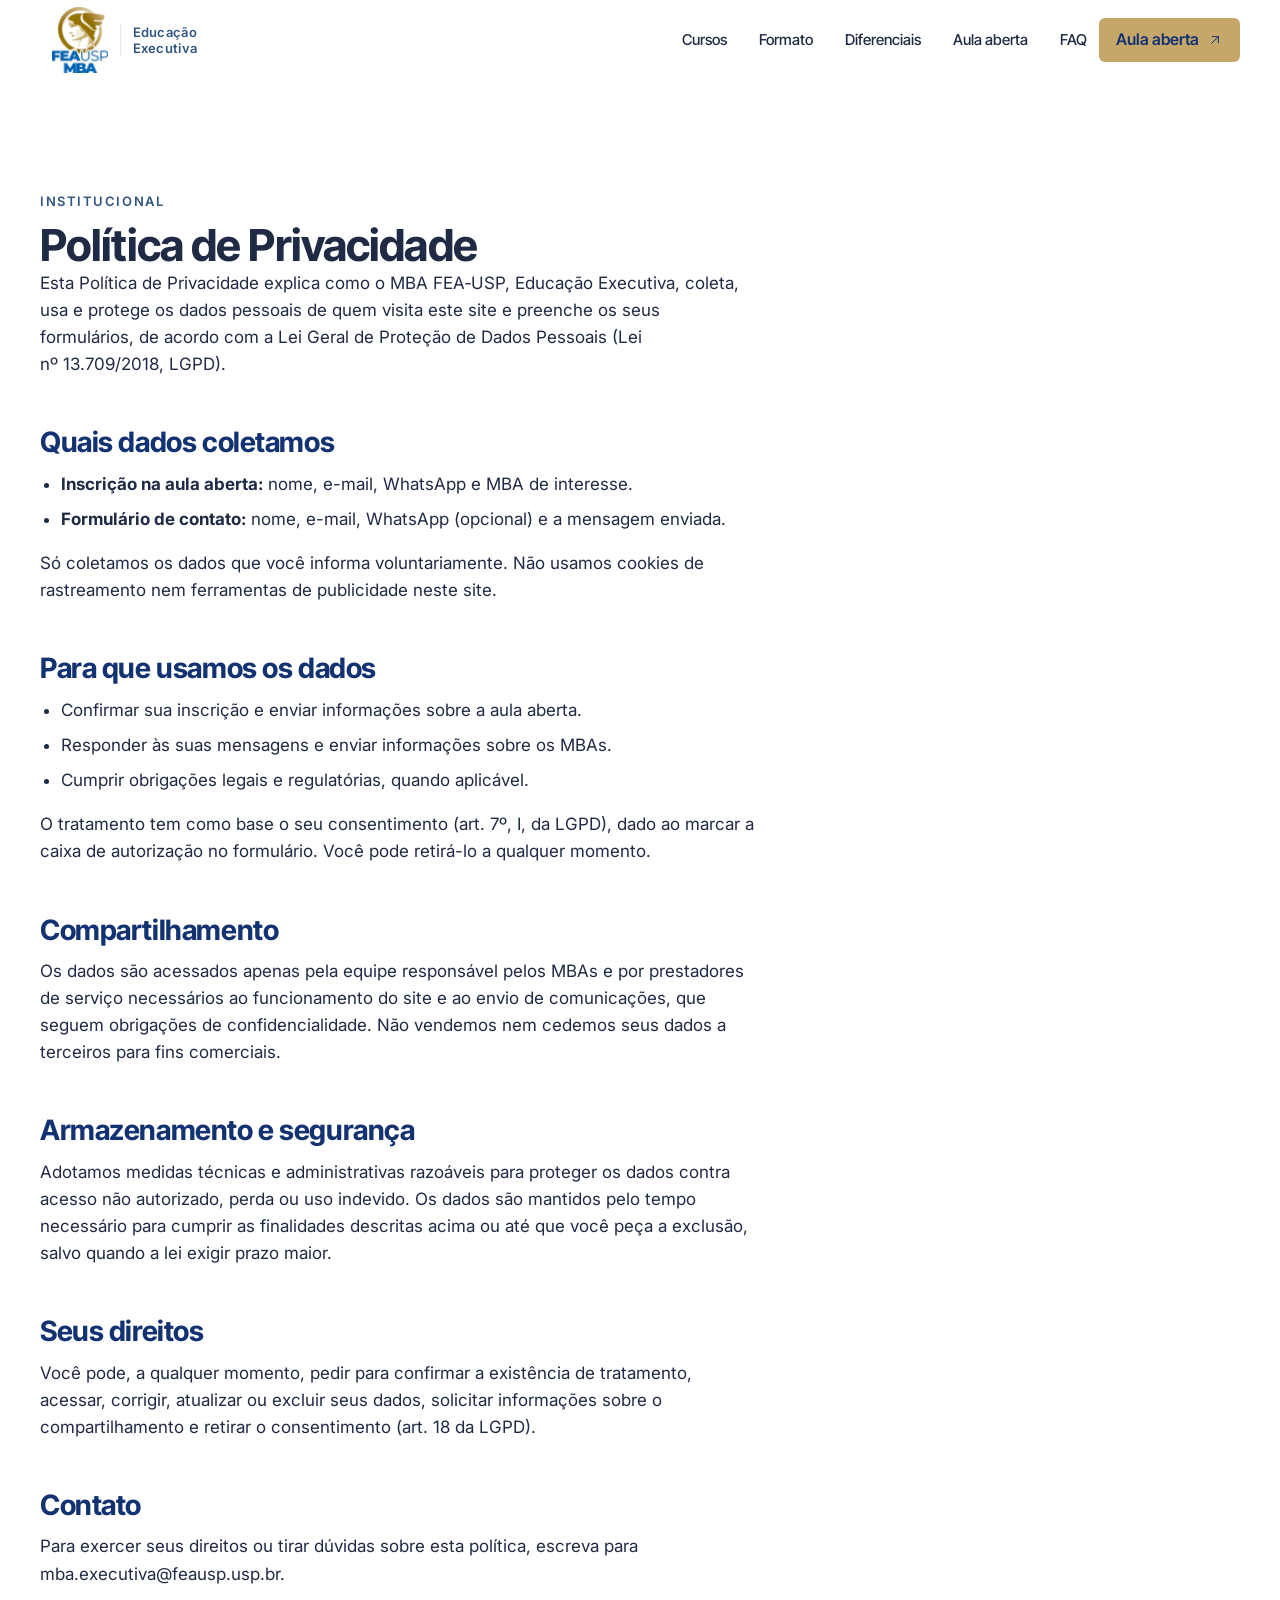
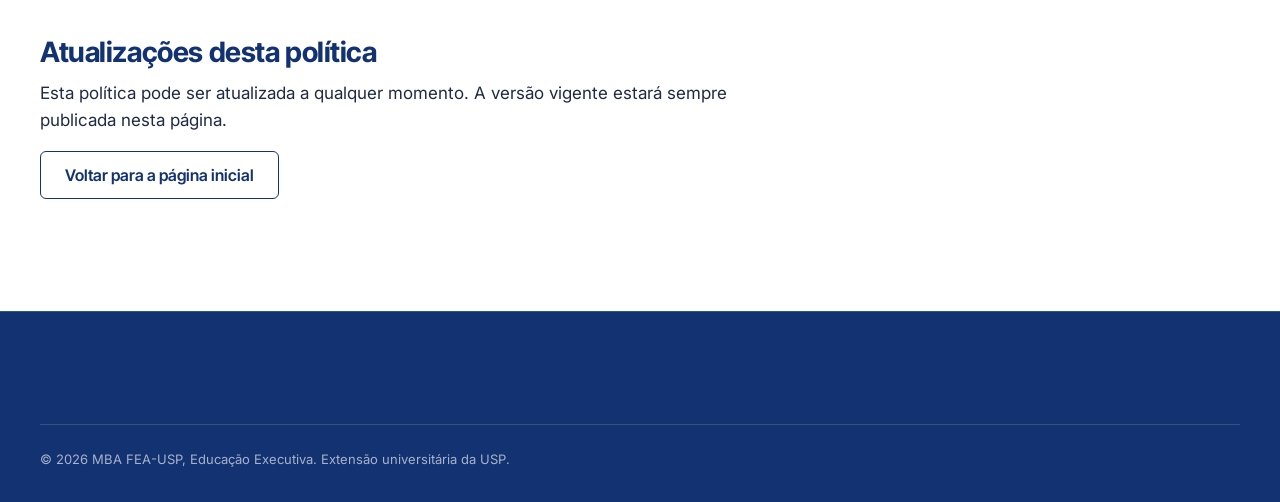
<file: privacidade.html>
<!doctype html>
<html lang="pt-BR">
<head>
  <meta charset="utf-8">
  <meta name="viewport" content="width=device-width, initial-scale=1">
  <title>Política de Privacidade | MBA FEA-USP</title>
  <meta name="description" content="Como o MBA FEA-USP, Educação Executiva, trata os dados pessoais enviados pelos formulários do site.">
  <meta name="theme-color" content="#133271">
  <link rel="icon" type="image/png" href="assets/img/logo/logo-mba-fea-usp-64.png">

  <script>document.documentElement.classList.add('js');</script>

  <link rel="preconnect" href="https://fonts.googleapis.com">
  <link rel="preconnect" href="https://fonts.gstatic.com" crossorigin>
  <link rel="stylesheet" href="https://fonts.googleapis.com/css2?family=Inter:wght@400..600&family=Inter+Tight:wght@500..700&display=swap">

  <link rel="stylesheet" href="assets/css/tokens.css">
  <link rel="stylesheet" href="assets/css/base.css">
  <link rel="stylesheet" href="assets/css/layout.css">
  <link rel="stylesheet" href="assets/css/components.css">
  <link rel="stylesheet" href="assets/css/sections.css">
  <style>
    .politica h1 { font-size: var(--fs-h2); max-width: 22ch; }
    .politica h2 { font-size: var(--fs-h3); margin: var(--space-7) 0 var(--space-3); color: var(--navy); }
    .politica ul { padding-left: 1.25em; margin: 0 0 1em; }
    .politica li { margin-bottom: var(--space-2); max-width: 65ch; }
  </style>

  <script src="assets/js/main.js" defer></script>
</head>
<body>
  <svg width="0" height="0" style="position:absolute" aria-hidden="true" focusable="false">
    <symbol id="i-seta" viewBox="0 0 24 24"><path d="M7 17 17 7"/><path d="M8 7h9v9"/></symbol>
    <symbol id="i-menu" viewBox="0 0 24 24"><path d="M4 7h16M4 12h16M4 17h16"/></symbol>
    <symbol id="i-fechar" viewBox="0 0 24 24"><path d="M6 6l12 12M18 6 6 18"/></symbol>
  </svg>

  <a class="pular-link" href="#conteudo">Pular para o conteúdo</a>

  <header class="cabecalho" id="cabecalho">
    <div class="container cabecalho__barra">
      <a class="marca marca--logo" href="index.html" aria-label="MBA FEA-USP, Educação Executiva, página inicial">
        <picture>
          <source type="image/webp" srcset="assets/img/logo/logo-mba-fea-usp-64.webp 1x, assets/img/logo/logo-mba-fea-usp-128.webp 2x">
          <img class="marca__logo" src="assets/img/logo/logo-mba-fea-usp-64.png" srcset="assets/img/logo/logo-mba-fea-usp-128.png 2x" width="54" height="64" alt="">
        </picture>
        <span class="marca__sub">Educação<br>Executiva</span>
      </a>
      <nav class="menu" id="menu" aria-label="Principal">
        <div class="menu__topo">
          <span class="marca marca--logo" aria-hidden="true">
            <img class="marca__logo" src="assets/img/logo/logo-mba-fea-usp-64.png" srcset="assets/img/logo/logo-mba-fea-usp-128.png 2x" width="54" height="64" alt="">
            <span class="marca__sub">Educação<br>Executiva</span>
          </span>
          <button class="botao-menu" type="button" data-fechar-menu aria-label="Fechar menu">
            <svg class="icone" aria-hidden="true"><use href="#i-fechar"/></svg>
          </button>
        </div>
        <ul class="menu__lista">
          <li><a class="menu__link" href="index.html#cursos">Cursos</a></li>
          <li><a class="menu__link" href="index.html#formato">Formato</a></li>
          <li><a class="menu__link" href="index.html#diferenciais">Diferenciais</a></li>
          <li><a class="menu__link" href="index.html#aula-aberta">Aula aberta</a></li>
          <li><a class="menu__link" href="index.html#faq">FAQ</a></li>
        </ul>
      </nav>
      <div class="cabecalho__acoes">
        <a class="btn btn--principal cabecalho__cta" href="index.html#aula-aberta">
          Aula aberta
          <svg class="icone" aria-hidden="true"><use href="#i-seta"/></svg>
        </a>
        <button class="botao-menu" type="button" aria-controls="menu" aria-expanded="false" data-abrir-menu aria-label="Abrir menu">
          <svg class="icone" aria-hidden="true"><use href="#i-menu"/></svg>
        </button>
      </div>
    </div>
  </header>

  <main id="conteudo" class="secao">
    <article class="container politica">
      <p class="eyebrow">Institucional</p>
      <h1>Política de Privacidade</h1>

      <p>Esta Política de Privacidade explica como o MBA FEA&#8209;USP, Educação Executiva, coleta, usa e protege os dados pessoais de quem visita este site e preenche os seus formulários, de acordo com a Lei Geral de Proteção de Dados Pessoais (Lei nº&nbsp;13.709/2018, LGPD).</p>

      <h2>Quais dados coletamos</h2>
      <ul>
        <li><strong>Inscrição na aula aberta:</strong> nome, e-mail, WhatsApp e MBA de interesse.</li>
        <li><strong>Formulário de contato:</strong> nome, e-mail, WhatsApp (opcional) e a mensagem enviada.</li>
      </ul>
      <p>Só coletamos os dados que você informa voluntariamente. Não usamos cookies de rastreamento nem ferramentas de publicidade neste site.</p>

      <h2>Para que usamos os dados</h2>
      <ul>
        <li>Confirmar sua inscrição e enviar informações sobre a aula aberta.</li>
        <li>Responder às suas mensagens e enviar informações sobre os MBAs.</li>
        <li>Cumprir obrigações legais e regulatórias, quando aplicável.</li>
      </ul>
      <p>O tratamento tem como base o seu consentimento (art.&nbsp;7º, I, da LGPD), dado ao marcar a caixa de autorização no formulário. Você pode retirá-lo a qualquer momento.</p>

      <h2>Compartilhamento</h2>
      <p>Os dados são acessados apenas pela equipe responsável pelos MBAs e por prestadores de serviço necessários ao funcionamento do site e ao envio de comunicações, que seguem obrigações de confidencialidade. Não vendemos nem cedemos seus dados a terceiros para fins comerciais.</p>

      <h2>Armazenamento e segurança</h2>
      <p>Adotamos medidas técnicas e administrativas razoáveis para proteger os dados contra acesso não autorizado, perda ou uso indevido. Os dados são mantidos pelo tempo necessário para cumprir as finalidades descritas acima ou até que você peça a exclusão, salvo quando a lei exigir prazo maior.</p>

      <h2>Seus direitos</h2>
      <p>Você pode, a qualquer momento, pedir para confirmar a existência de tratamento, acessar, corrigir, atualizar ou excluir seus dados, solicitar informações sobre o compartilhamento e retirar o consentimento (art.&nbsp;18 da LGPD).</p>

      <h2>Contato</h2>
      <p>Para exercer seus direitos ou tirar dúvidas sobre esta política, escreva para <span class="quebra-livre">mba.executiva@feausp.usp.br</span>.</p>

      <h2>Atualizações desta política</h2>
      <p>Esta política pode ser atualizada a qualquer momento. A versão vigente estará sempre publicada nesta página.</p>

      <p><a class="btn btn--contorno-escuro" href="index.html">Voltar para a página inicial</a></p>
    </article>
  </main>

  <footer class="rodape">
    <div class="container">
      <p class="rodape__legal">© 2026 MBA FEA-USP, Educação Executiva. Extensão universitária da&nbsp;USP.</p>
    </div>
  </footer>
</body>
</html>
</file>
<file: assets/css/tokens.css>
/* Tokens do design — fonte da verdade: specs/design.md e specs/plano-site.md (seções 3, 4 e 6). */

:root {
  /* Paleta da marca */
  --navy: #133271;
  --blue: #2B63A9;
  --slate: #325580;
  --gold: #C6A76A;
  --gold-claro: #D4BA86;   /* hover do botão principal: mais claro mantém o contraste com o navy */
  --mist: #A7B2CB;

  /* Neutros de apoio */
  --tinta: #1F2A44;        /* texto corrido sobre claro (14,26:1) */
  --branco: #FFFFFF;
  --fundo-suave: #F3F5F9;
  --linha: #E2E6EF;
  --borda-campo: #C9D0DE;

  /* Estado de erro de formulário (funcional, fora da paleta de marca) */
  --erro: #B42318;          /* sobre branco: 6,5:1 */
  --erro-sobre-navy: #FFB4AB; /* sobre navy: ~9:1 */

  /* Overlay navy sobre fotos: mínimo 75% sob texto (D4) */
  --overlay-forte: rgb(19 50 113 / 0.88);
  --overlay-texto: rgb(19 50 113 / 0.78);
  --overlay-leve: rgb(19 50 113 / 0.55);

  /* Famílias */
  --fonte-titulo: "Inter Tight", "Inter Tight Fallback", Arial, sans-serif;
  --fonte-texto: "Inter", "Inter Fallback", Arial, sans-serif;

  /* Escala fluida (valores efetivos em plano-site.md, 4.2) */
  --fs-h1: clamp(2.25rem, 1.5rem + 3.2vw, 4rem);
  --fs-h2: clamp(1.75rem, 1.2rem + 2vw, 2.75rem);
  --fs-h3: clamp(1.375rem, 1.1rem + 0.9vw, 1.75rem);
  --fs-h4: clamp(1.125rem, 1.05rem + 0.3vw, 1.25rem);
  --fs-lead: clamp(1.125rem, 1rem + 0.5vw, 1.375rem);
  --fs-corpo: clamp(1rem, 0.95rem + 0.2vw, 1.0625rem);
  --fs-numero: clamp(2.5rem, 1.6rem + 3.5vw, 4.5rem);
  --fs-eyebrow: 0.8125rem;
  --fs-pequeno: 0.875rem;
  --fs-menu: 0.9375rem;

  /* Espaçamento (base 4 px) */
  --space-1: 4px;
  --space-2: 8px;
  --space-3: 12px;
  --space-4: 16px;
  --space-5: 24px;
  --space-6: 32px;
  --space-7: 48px;
  --space-8: 64px;
  --space-9: 88px;
  --space-10: 112px;

  /* Movimento: curva de saída forte para respostas de interface (sempre < 300 ms) */
  --ease-out: cubic-bezier(0.23, 1, 0.32, 1);
  --dur-rapida: 160ms;
  --dur-media: 220ms;

  /* Formas */
  --raio-sm: 6px;
  --raio-md: 12px;
  --raio-total: 999px;
  --sombra-sm: 0 1px 2px rgb(19 50 113 / 0.08);
  --sombra-md: 0 12px 32px rgb(19 50 113 / 0.12);

  /* Layout (mobile) */
  --container: 1200px;
  --margem: 16px;
  --gutter: 16px;
  --secao-y: var(--space-8);
  --header-h: 64px;
  --sobreposicao: 48px;    /* quanto o card de resumo sobe sobre o hero */
}

@media (min-width: 768px) {
  :root {
    --margem: 24px;
    --gutter: 24px;
    --secao-y: var(--space-9);
  }
}

@media (min-width: 1024px) {
  :root {
    --margem: 32px;
    --secao-y: var(--space-10);
    --header-h: 80px;
    --sobreposicao: 96px;
  }
}
</file>
<file: assets/css/base.css>
/* Reset, tipografia base, links, foco. Regras de texto: specs/plano-site.md, seção 5. */

/* Fontes de reserva com métricas próximas às da Inter, para o texto não "pular" ao carregar.
   Valores aproximados; refinar com medição se houver salto visível. */
@font-face {
  font-family: "Inter Fallback";
  src: local("Arial");
  size-adjust: 107%;
  ascent-override: 90%;
  descent-override: 22.4%;
  line-gap-override: 0%;
}
@font-face {
  font-family: "Inter Tight Fallback";
  src: local("Arial");
  size-adjust: 100%;
  ascent-override: 96%;
  descent-override: 24%;
  line-gap-override: 0%;
}

*,
*::before,
*::after {
  box-sizing: border-box;
}

html {
  -webkit-text-size-adjust: 100%;
  text-size-adjust: 100%;
  scroll-padding-top: calc(var(--header-h) + var(--space-4));
  scrollbar-color: var(--slate) var(--fundo-suave);
  -webkit-tap-highlight-color: transparent;
}

/* Superfícies do navegador na paleta da marca */
::selection {
  background: var(--navy);
  color: var(--branco);
}

.tema-escuro ::selection,
.hero ::selection,
.cta-final ::selection,
.curso ::selection {
  background: var(--gold);
  color: var(--navy);
}

input,
textarea {
  caret-color: var(--blue);
}

@media (prefers-reduced-motion: no-preference) {
  html {
    scroll-behavior: smooth;
  }
}

body {
  margin: 0;
  background: var(--branco);
  color: var(--tinta);
  font-family: var(--fonte-texto);
  font-size: var(--fs-corpo);
  line-height: 1.6;
  -webkit-font-smoothing: antialiased;
}

h1, h2, h3, h4 {
  margin: 0;
  font-family: var(--fonte-titulo);
  color: inherit;
  text-wrap: balance;
}

h1 {
  font-size: var(--fs-h1);
  font-weight: 700;
  line-height: 1.08;
  letter-spacing: -0.02em;
  max-width: 18ch;
}

h2 {
  font-size: var(--fs-h2);
  font-weight: 700;
  line-height: 1.15;
  letter-spacing: -0.015em;
  max-width: 22ch;
}

h3 {
  font-size: var(--fs-h3);
  font-weight: 600;
  line-height: 1.25;
  letter-spacing: -0.01em;
}

h4 {
  font-size: var(--fs-h4);
  font-weight: 600;
  line-height: 1.35;
}

p {
  margin: 0 0 1em;
  max-width: 65ch;
  text-wrap: pretty;
}

p:last-child {
  margin-bottom: 0;
}

/* Hifenização só em colunas estreitas (plano 5.2) */
@media (max-width: 767.98px) {
  p {
    -webkit-hyphens: auto;
    hyphens: auto;
  }
}

ul, ol {
  margin: 0;
  padding: 0;
}

img, svg, picture, video {
  display: block;
  max-width: 100%;
}

img {
  height: auto;
}

a {
  color: var(--blue);
  text-underline-offset: 0.18em;
}

button {
  font: inherit;
}

/* Foco sempre visível: azul sobre claro, branco sobre escuro */
:focus-visible {
  outline: 3px solid var(--blue);
  outline-offset: 2px;
}

.tema-escuro :focus-visible,
.hero :focus-visible {
  outline-color: var(--branco);
}

/* Utilitários de texto */
.eyebrow {
  margin: 0 0 var(--space-3);
  font-family: var(--fonte-texto);
  font-size: var(--fs-eyebrow);
  font-weight: 600;
  line-height: 1.4;
  letter-spacing: 0.12em;
  text-transform: uppercase;
  color: var(--slate);
  text-wrap: balance;
}

.tema-escuro .eyebrow {
  color: var(--mist);
}

.lead {
  font-size: var(--fs-lead);
  line-height: 1.5;
  max-width: 52ch;
}

/* Ênfase por cor dentro de títulos (nunca dourado, nunca sobre foto) */
.destaque {
  color: var(--blue);
}

.tema-escuro .destaque {
  color: var(--mist);
}

.sem-quebra {
  white-space: nowrap;
}

.quebra-livre {
  overflow-wrap: anywhere;
}

/* Placeholder de conteúdo pendente (plano 5.7). Procurar por data-pendente antes de publicar. */
.pendente {
  display: inline-block;
  padding: 0 0.45em;
  border: 1px dashed currentColor;
  border-radius: 4px;
  font-size: 0.875em;
  font-weight: 500;
  line-height: 1.5;
  white-space: normal;
}

/* Acessibilidade */
.visualmente-oculto {
  position: absolute !important;
  width: 1px;
  height: 1px;
  padding: 0;
  margin: -1px;
  overflow: hidden;
  clip: rect(0 0 0 0);
  white-space: nowrap;
  border: 0;
}

.pular-link {
  position: absolute;
  top: -100px;
  left: var(--space-4);
  z-index: 100;
  padding: var(--space-3) var(--space-4);
  background: var(--navy);
  color: var(--branco);
  font-weight: 600;
  border-radius: var(--raio-sm);
  text-decoration: none;
}

.pular-link:focus {
  top: var(--space-4);
  outline-color: var(--gold);
}

/* ---------- Animações de entrada (inspiradas no "About Section" do 21st.dev) ----------
   Classes aplicadas pelo main.js; sem JS ou com movimento reduzido, nada fica escondido. */
.anim .revelar {
  opacity: 0;
  transform: translateY(16px);
  filter: blur(8px);
  transition:
    opacity 600ms var(--ease-out),
    transform 600ms var(--ease-out),
    filter 600ms var(--ease-out);
  transition-delay: var(--atraso, 0ms);
}

.anim .revelar.revelado {
  opacity: 1;
  transform: none;
  filter: none;
}

/* Hero: fica oculto só até o JS preparar a entrada (no máximo 2 s) */
.anim:not(.hero-pronto) .hero__conteudo {
  visibility: hidden;
}

/* Título do hero: cada palavra desce de dentro de uma "janela" (vertical cut reveal) */
.palavra {
  display: inline-block;
  overflow: hidden;
  vertical-align: top;
  padding-bottom: 0.12em;
  margin-bottom: -0.12em;
}

.palavra > span {
  display: inline-block;
}

.anim .palavra > span {
  transform: translateY(-105%);
  transition: transform 800ms cubic-bezier(0.22, 1, 0.36, 1) var(--atraso, 0ms);
}

.anim.hero-pronto .palavra > span {
  transform: none;
}

@media (prefers-reduced-motion: reduce) {
  *,
  *::before,
  *::after {
    transition-duration: 0.01ms !important;
    animation-duration: 0.01ms !important;
  }
}
</file>
<file: assets/css/layout.css>
/* Container, grid e seções. Medidas: specs/plano-site.md, seção 3. */

.container {
  width: 100%;
  max-width: calc(var(--container) + 2 * var(--margem));
  margin-inline: auto;
  padding-inline: var(--margem);
}

.secao {
  padding-block: var(--secao-y);
}

.tema-escuro {
  background: var(--navy);
  color: var(--branco);
}

.fundo-suave {
  background: var(--fundo-suave);
}

/* Duas seções claras seguidas (Formato → Aula aberta): sem somar os dois espaçamentos */
.fundo-suave + .fundo-suave {
  padding-top: 0;
}

/* Grid: 4 colunas (mobile), 8 (tablet), 12 (desktop) */
.grid {
  display: grid;
  grid-template-columns: repeat(4, minmax(0, 1fr));
  gap: var(--gutter);
}

@media (min-width: 768px) {
  .grid {
    grid-template-columns: repeat(8, minmax(0, 1fr));
  }
}

@media (min-width: 1024px) {
  .grid {
    grid-template-columns: repeat(12, minmax(0, 1fr));
  }
}

/* Cabeçalho de seção: eyebrow → título → apoio → conteúdo */
.secao__cabeca {
  margin-bottom: var(--space-6);
}

.secao__cabeca > h2 + p {
  margin-top: var(--space-4);
}

@media (min-width: 1024px) {
  .secao__cabeca {
    margin-bottom: var(--space-7);
  }

  .secao__cabeca > h2 + p {
    margin-top: var(--space-5);
  }
}
</file>
<file: assets/css/components.css>
/* Componentes. Especificação: specs/plano-site.md, seções 3.3 e 9. */

/* ---------- Botões ---------- */
.btn {
  display: inline-flex;
  align-items: center;
  justify-content: center;
  gap: var(--space-2);
  min-height: 48px;
  padding: 0 var(--space-5);
  border: 1.5px solid transparent;
  border-radius: var(--raio-sm);
  font-family: var(--fonte-titulo);
  font-size: 1rem;
  font-weight: 600;
  line-height: 1.2;
  text-align: center;
  text-decoration: none;
  cursor: pointer;
  user-select: none;
  transition:
    background-color var(--dur-rapida) ease,
    color var(--dur-rapida) ease,
    border-color var(--dur-rapida) ease,
    transform var(--dur-rapida) var(--ease-out);
}

/* Resposta ao toque/clique: o botão "afunda" de leve */
.btn:active {
  transform: scale(0.97);
}

/* Rótulo em uma linha a partir de 360 px; abaixo disso pode quebrar e o botão cresce (plano 5.2) */
@media (min-width: 360px) {
  .btn {
    white-space: nowrap;
  }
}

.btn svg {
  width: 16px;
  height: 16px;
  flex: none;
}

/* A seta ↗ avança um pouco no hover (como o "hover:gap" do componente de referência) */
a.btn > svg,
button.btn > svg {
  transition: transform var(--dur-media) var(--ease-out);
}

@media (hover: hover) and (pointer: fine) {
  a.btn:hover > svg,
  button.btn:hover > svg {
    transform: translate(2px, -2px);
  }
}

.btn--principal {
  background: var(--gold);
  color: var(--navy);
}

@media (hover: hover) and (pointer: fine) {
  .btn--principal:hover {
    background: var(--gold-claro);
  }
}

.btn--contorno-claro {
  border-color: var(--branco);
  color: var(--branco);
}

@media (hover: hover) and (pointer: fine) {
  .btn--contorno-claro:hover {
    background: rgb(255 255 255 / 0.1);
  }
}

.btn--contorno-escuro {
  border-color: var(--navy);
  color: var(--navy);
}

@media (hover: hover) and (pointer: fine) {
  .btn--contorno-escuro:hover {
    background: rgb(19 50 113 / 0.06);
  }
}

.btn--compacto {
  min-height: 44px;
  padding: 0 var(--space-4);
}

/* ---------- Chips / selos ---------- */
.chip {
  display: inline-flex;
  align-items: center;
  min-height: 28px;
  padding: 0 var(--space-3);
  border-radius: var(--raio-total);
  background: var(--fundo-suave);
  color: var(--navy);
  font-size: 0.8125rem;
  font-weight: 600;
  line-height: 1.2;
}

/* ---------- Ícones ---------- */
.icone {
  width: 24px;
  height: 24px;
  flex: none;
  fill: none;
  stroke: currentColor;
  stroke-width: 1.5;
  stroke-linecap: round;
  stroke-linejoin: round;
}

/* ---------- Barra superior (só desktop) ---------- */
.topbar {
  display: none;
}

@media (min-width: 1024px) {
  .topbar {
    display: block;
    background: var(--navy);
    color: var(--mist);
    font-size: 0.8125rem;
  }

  .topbar__lista {
    display: flex;
    justify-content: flex-end;
    align-items: center;
    gap: var(--space-5);
    min-height: 36px;
    list-style: none;
  }

  .topbar__lista li {
    display: flex;
    align-items: center;
    gap: var(--space-2);
  }

  .topbar .icone {
    width: 16px;
    height: 16px;
  }
}

/* ---------- Cabeçalho ---------- */
.cabecalho {
  position: sticky;
  top: 0;
  z-index: 50;
  background: var(--branco);
  transition: box-shadow 0.2s ease;
}

.cabecalho.rolou {
  box-shadow: var(--sombra-sm);
}

.cabecalho__barra {
  display: flex;
  align-items: center;
  justify-content: space-between;
  flex-wrap: wrap;
  gap: var(--space-4);
  min-height: var(--header-h);
}

/* Marca em texto até haver nome final e logo autorizado (D5) */
.marca {
  display: inline-flex;
  flex-direction: column;
  gap: 2px;
  color: var(--navy);
  text-decoration: none;
  line-height: 1;
}

.marca__nome {
  font-family: var(--fonte-titulo);
  font-size: 1.25rem;
  font-weight: 700;
  letter-spacing: -0.01em;
  white-space: nowrap;
}

.marca__nome span {
  color: var(--blue);
}

.marca__sub {
  font-size: 0.8125rem;
  font-weight: 500;
  color: var(--slate);
  white-space: nowrap;
}

@media (min-width: 1024px) {
  .marca__nome {
    font-size: 1.5rem;
  }
}

/* Marca com a logo oficial "Logo MBA FEA USP USAR" (fundo transparente; versão branca no rodapé) */
.marca--logo {
  flex-direction: row;
  align-items: center;
  gap: var(--space-3);
}

.marca--logo picture {
  display: contents;
}

.marca__logo {
  width: auto;
  height: 50px;
  flex: none;
}

.marca--logo .marca__sub {
  padding-left: var(--space-3);
  border-left: 1px solid var(--linha);
  font-size: 0.75rem;
  font-weight: 600;
  line-height: 1.25;
  letter-spacing: 0.02em;
  white-space: normal;
}

@media (min-width: 1024px) {
  .marca__logo {
    height: 66px;
  }

  .marca--logo .marca__sub {
    font-size: 0.8125rem;
  }
}

.cabecalho__acoes {
  display: flex;
  align-items: center;
  gap: var(--space-2);
}

/* Menu: sem JS, aparece como lista visível que quebra linha */
.menu {
  flex-basis: 100%;
  order: 3;
}

.menu__lista {
  display: flex;
  flex-wrap: wrap;
  gap: var(--space-2) var(--space-5);
  padding-bottom: var(--space-3);
  list-style: none;
}

.menu__link {
  display: inline-flex;
  align-items: center;
  min-height: 44px;
  color: var(--tinta);
  font-family: var(--fonte-titulo);
  font-size: var(--fs-menu);
  font-weight: 500;
  text-decoration: none;
}

.menu__link:hover {
  color: var(--blue);
  text-decoration: underline;
  text-underline-offset: 0.35em;
}

.menu__topo,
.botao-menu {
  display: none;
}

/* Com JS, abaixo de 1024 px: menu vira painel em tela cheia */
@media (max-width: 1023.98px) {
  .js .botao-menu {
    display: inline-flex;
    align-items: center;
    justify-content: center;
    width: 44px;
    height: 44px;
    padding: 0;
    border: 0;
    border-radius: var(--raio-sm);
    background: none;
    color: var(--navy);
    cursor: pointer;
  }

  .js .menu {
    position: fixed;
    inset: 0;
    z-index: 60;
    display: none;
    flex-direction: column;
    background: var(--branco);
    padding: 0 var(--margem) var(--space-6);
    overflow-y: auto;
  }

  .js .menu.aberto {
    display: flex;
    animation: menu-entrar var(--dur-media) var(--ease-out);
  }

  @keyframes menu-entrar {
    from {
      opacity: 0;
      transform: translateY(-8px);
    }
  }

  @media (prefers-reduced-motion: reduce) {
    .js .menu.aberto {
      animation: none;
    }
  }

  .js .menu__topo {
    display: flex;
    align-items: center;
    justify-content: space-between;
    min-height: var(--header-h);
    margin-bottom: var(--space-4);
  }

  .js .menu__lista {
    flex-direction: column;
    gap: 0;
  }

  .js .menu__lista li + li {
    border-top: 1px solid var(--linha);
  }

  .js .menu__link {
    width: 100%;
    min-height: 56px;
    font-size: 1.125rem;
  }

  .js .menu__cta {
    margin-top: var(--space-6);
  }

  .js .menu__cta .btn {
    width: 100%;
  }
}

/* Desktop: menu em linha, entre a marca e o botão */
@media (min-width: 1024px) {
  .cabecalho__barra {
    flex-wrap: nowrap;
    gap: var(--space-6);
  }

  .menu {
    flex-basis: auto;
    order: 0;
    margin-left: auto;
  }

  .menu__lista {
    flex-wrap: nowrap;
    gap: var(--space-6);
    padding-bottom: 0;
  }

  .menu__cta {
    display: none;
  }
}

/* Menu sem JS no mobile: botão do cabeçalho fica, o do menu some */
.menu__cta {
  display: none;
}

.js .menu__cta {
  display: block;
}

@media (min-width: 1024px) {
  .js .menu__cta {
    display: none;
  }
}

/* Com JS o menu sai do fluxo (painel fixo): marca e ações ficam sempre na mesma linha */
.js .cabecalho__barra {
  flex-wrap: nowrap;
  gap: var(--space-3);
}

/* Botão do cabeçalho: compacto no mobile */
.cabecalho__cta {
  min-height: 40px;
  padding: 0 var(--space-3);
}

@media (max-width: 399.98px) {
  .cabecalho__cta svg {
    display: none;   /* cabe ao lado da marca em 320–399 px */
  }
}

@media (min-width: 400px) {
  .cabecalho__cta {
    padding: 0 var(--space-4);
  }
}

/* ---------- "Saiba mais" com <details> (funciona sem JS) ---------- */
.expansivel > summary {
  list-style: none;
}

.expansivel > summary::-webkit-details-marker {
  display: none;
}

.expansivel > summary .icone {
  width: 16px;
  height: 16px;
  transition: transform var(--dur-media) var(--ease-out);
}

/* Conteúdo que abre: aparece com um leve deslizar (não aparece "do nada") */
.expansivel[open] > :not(summary) {
  animation: revelar var(--dur-media) var(--ease-out);
}

@keyframes revelar {
  from {
    opacity: 0;
    transform: translateY(-4px);
  }
}

@media (prefers-reduced-motion: reduce) {
  .expansivel[open] > :not(summary) {
    animation: none;
  }
}

.expansivel[open] > summary .icone {
  transform: rotate(45deg);
}

.expansivel .quando-aberto,
.expansivel[open] .quando-fechado {
  display: none;
}

.expansivel[open] .quando-aberto {
  display: inline;
}

/* ---------- Formulários ---------- */
.form {
  display: grid;
  gap: var(--space-4);
}

.campo {
  display: grid;
  gap: var(--space-2);
}

.campo label {
  font-size: var(--fs-pequeno);
  font-weight: 600;
  line-height: 1.4;
}

.campo input,
.campo select,
.campo textarea {
  width: 100%;
  min-height: 48px;
  padding: var(--space-3) var(--space-4);
  border: 1px solid var(--borda-campo);
  border-radius: var(--raio-sm);
  background: var(--branco);
  color: var(--tinta);
  font: inherit;
  font-size: 1rem;     /* 16 px evita zoom automático no iPhone */
  line-height: 1.4;
  transition: border-color var(--dur-rapida) ease;
}

@media (hover: hover) and (pointer: fine) {
  .campo input:hover,
  .campo select:hover,
  .campo textarea:hover {
    border-color: var(--slate);
  }
}

.campo select {
  cursor: pointer;
}

.campo textarea {
  min-height: 120px;
  resize: vertical;
}

.campo select {
  appearance: none;
  padding-right: 44px;
  background-image: url("data:image/svg+xml,%3Csvg xmlns='http://www.w3.org/2000/svg' width='16' height='16' viewBox='0 0 24 24' fill='none' stroke='%23133271' stroke-width='2' stroke-linecap='round' stroke-linejoin='round'%3E%3Cpath d='m6 9 6 6 6-6'/%3E%3C/svg%3E");
  background-repeat: no-repeat;
  background-position: right 16px center;
}

.campo input:focus-visible,
.campo select:focus-visible,
.campo textarea:focus-visible {
  outline: 3px solid var(--blue);
  outline-offset: 1px;
  border-color: var(--blue);
}

.campo [aria-invalid="true"] {
  border-color: var(--erro);
  border-width: 2px;
}

.campo__ajuda {
  font-size: var(--fs-pequeno);
  color: var(--slate);
}

.campo__erro {
  display: flex;
  gap: var(--space-2);
  align-items: flex-start;
  font-size: var(--fs-pequeno);
  font-weight: 500;
  line-height: 1.4;
  color: var(--erro);
}

.campo__erro:empty {
  display: none;
}

.campo__erro::before {
  content: "!";
  flex: none;
  display: grid;
  place-items: center;
  width: 18px;
  height: 18px;
  border-radius: 50%;
  background: currentColor;
  color: var(--branco);
  font-size: 0.75rem;
  font-weight: 700;
}

.consentimento {
  display: grid;
  grid-template-columns: 20px 1fr;
  gap: var(--space-3);
  align-items: start;
  font-size: var(--fs-pequeno);
  line-height: 1.5;
}

.consentimento input {
  width: 20px;
  height: 20px;
  margin: 1px 0 0;
  accent-color: var(--navy);
}

.consentimento .campo__erro {
  grid-column: 2;
}

.form__status {
  font-size: var(--fs-pequeno);
  line-height: 1.5;
}

.form__status:empty {
  display: none;
}

.form__status {
  padding: var(--space-3) var(--space-4);
  border: 1px solid var(--gold);
  border-radius: var(--raio-sm);
  background: rgb(198 167 106 / 0.14);
  color: var(--tinta);
}

.form--escuro .form__status {
  color: var(--branco);
}

.form .btn {
  justify-self: start;
}

@media (max-width: 479.98px) {
  .form .btn {
    justify-self: stretch;
  }
}

/* Formulário direto sobre fundo navy (o da aula aberta fica num card branco e não usa isto) */
.form--escuro .campo label,
.form--escuro .consentimento {
  color: var(--branco);
}

.form--escuro .campo__ajuda {
  color: var(--mist);
}

.form--escuro .campo__erro {
  color: var(--erro-sobre-navy);
}

.form--escuro .campo__erro::before {
  color: var(--navy);
}

.form--escuro .campo [aria-invalid="true"] {
  border-color: var(--erro-sobre-navy);
}

.form--escuro .consentimento a {
  color: var(--branco);
}

.form--escuro .consentimento input {
  accent-color: var(--gold);
}

/* Bloco claro dentro de seção escura: volta às cores de fundo claro */
.tema-claro {
  background: var(--branco);
  color: var(--tinta);
}

.tema-escuro .tema-claro :focus-visible {
  outline-color: var(--blue);
}

.tema-escuro .tema-claro .eyebrow {
  color: var(--slate);
}

@media (min-width: 1024px) {
  .cabecalho__cta {
    min-height: 44px;
  }
}
</file>
<file: assets/css/sections.css>
/* Estilos de cada seção da home. Ordem e conteúdo: specs/plano-site.md, seção 8. */

/* ---------- Hero ---------- */
.hero {
  position: relative;
  isolation: isolate;
  display: flex;
  align-items: flex-end;
  min-height: 560px;
  padding-block: var(--space-8) calc(var(--sobreposicao) + var(--space-7));
  background: var(--navy);
  color: var(--branco);
}

.hero__midia,
.hero__midia img {
  position: absolute;
  inset: 0;
  width: 100%;
  height: 100%;
  z-index: -2;
}

.hero__midia img {
  object-fit: cover;
  object-position: 65% 45%;
}

/* Mobile: gradiente vertical, mais forte embaixo, onde fica o texto (≥ 78% sob texto) */
.hero::before {
  content: "";
  position: absolute;
  inset: 0;
  z-index: -1;
  background: linear-gradient(
    180deg,
    var(--overlay-leve) 0%,
    var(--overlay-texto) 30%,
    var(--overlay-forte) 100%
  );
}

.hero__conteudo {
  max-width: 590px;
}

.hero .eyebrow {
  color: var(--branco);   /* mist reprova sobre foto (plano 6) */
}

.hero .lead {
  margin-top: var(--space-4);
  color: var(--branco);
}

.hero__acoes {
  display: flex;
  flex-wrap: wrap;
  gap: var(--space-3);
  margin-top: var(--space-6);
}

@media (max-width: 479.98px) {
  .hero__acoes .btn {
    flex: 1 1 100%;
  }
}

@media (min-width: 768px) {
  .hero {
    align-items: center;
    min-height: 600px;
  }

  /* Tablet e desktop: gradiente horizontal, texto à esquerda (≥ 78% sob texto) */
  .hero::before {
    background: linear-gradient(
      90deg,
      var(--overlay-forte) 0%,
      var(--overlay-texto) 55%,
      var(--overlay-leve) 100%
    );
  }

  .hero .lead {
    margin-top: var(--space-5);
  }
}

@media (min-width: 1024px) {
  .hero {
    min-height: max(640px, min(86vh, 760px));
    padding-block: var(--space-10) calc(var(--sobreposicao) + var(--space-9));
  }
}

/* ---------- Card de resumo sobreposto ao hero ---------- */
.resumo {
  position: relative;
  z-index: 2;
  margin-top: calc(-1 * var(--sobreposicao));
}

.resumo__cartao {
  display: grid;
  gap: var(--space-5);
  max-width: 996px;          /* 10 das 12 colunas em 1200 px */
  margin-inline: auto;
  padding: var(--space-5);
  border-radius: var(--raio-md);
  background: var(--branco);
  box-shadow: var(--sombra-md);
}

.resumo__titulo {
  font-size: var(--fs-h3);
  line-height: 1.2;
  max-width: 20ch;
}

.resumo__texto {
  margin-top: var(--space-3);
  color: var(--tinta);
  max-width: 60ch;
}

.resumo__itens {
  display: grid;
  gap: var(--space-5);
  list-style: none;
}

.resumo__item {
  display: grid;
  grid-template-columns: 24px 1fr;
  column-gap: var(--space-3);
  align-items: start;
  align-content: start;   /* itens de alturas diferentes alinham pelo topo */
}

.resumo__item .icone {
  color: var(--blue);
  margin-top: 2px;
}

.resumo__item strong {
  display: block;
  font-family: var(--fonte-titulo);
  font-size: var(--fs-h4);
  font-weight: 600;
  line-height: 1.35;
  color: var(--navy);
}

.resumo__item p {
  margin-top: var(--space-1);
  font-size: var(--fs-pequeno);
  line-height: 1.5;
  color: var(--tinta);
}

@media (min-width: 768px) {
  .resumo__cartao {
    padding: var(--space-6) 40px;
  }

  .resumo__itens {
    grid-template-columns: repeat(3, minmax(0, 1fr));
  }

  /* Ícone, título e texto de cada pilar ficam em linhas compartilhadas (subgrid):
     um título de 3 linhas não empurra só o texto dele para baixo. */
  .resumo__item {
    grid-template-columns: 1fr;
    grid-row: span 3;
    grid-template-rows: subgrid;
    row-gap: var(--space-2);
  }

  .resumo__item > div {
    display: contents;
  }

  .resumo__item .icone {
    margin: 0 0 var(--space-1);
  }

  .resumo__item p {
    margin-top: 0;
  }
}

/* Desktop: título em cima e os três pilares lado a lado embaixo (como no tablet).
   Com 3 colunas estreitas ao lado do título, o pilar "Híbrido (36% presencial / 64% online)"
   ocupava 3 linhas e abria um vão sob os outros dois. */
@media (min-width: 1024px) {
  .resumo__cartao {
    gap: var(--space-6);
    padding: var(--space-7);
  }

  .resumo__itens {
    gap: var(--space-2) var(--space-6);
    padding-top: var(--space-6);
    border-top: 1px solid var(--linha);
  }
}

.resumo {
  padding-bottom: var(--space-8);
}

/* ---------- 5. Faixa de números ---------- */
.numeros {
  padding-block: var(--space-7);
}

.numeros__lista {
  display: grid;
  grid-template-columns: repeat(2, minmax(0, 1fr));
  gap: var(--space-6) var(--gutter);
  list-style: none;
}

.numeros__lista li {
  display: flex;
  flex-direction: column;
  gap: var(--space-2);
}

.numeros__valor {
  font-family: var(--fonte-titulo);
  font-size: var(--fs-numero);
  font-weight: 700;
  line-height: 1;
  letter-spacing: -0.02em;
  color: var(--gold);
  font-variant-numeric: tabular-nums lining-nums;
}

.numeros__valor--texto {
  font-size: var(--fs-h2);
  line-height: 1.1;
}

.numeros__rotulo {
  max-width: 24ch;
  text-wrap: balance;   /* sem palavra sozinha na 2ª linha ("reais") */
  font-size: var(--fs-pequeno);
  line-height: 1.45;
  color: var(--mist);
}

@media (min-width: 1024px) {
  .numeros {
    padding-block: var(--space-8);
  }

  .numeros__lista {
    grid-template-columns: repeat(4, minmax(0, 1fr));
  }

  .numeros__lista li + li {
    padding-left: var(--gutter);
    border-left: 1px solid var(--slate);
  }

  .numeros__lista li {
    justify-content: flex-start;   /* números na mesma linha, mesmo com rótulos de 1 ou 2 linhas */
  }
}

/* ---------- 6. Os três MBAs ---------- */
.cursos__lista {
  display: grid;
  gap: var(--space-5);
  list-style: none;
}

.curso {
  position: relative;
  isolation: isolate;
  overflow: hidden;
  border-radius: var(--raio-md);
  background: var(--navy);
  color: var(--branco);
}

/* Mobile: foto 4:3 em cima, texto embaixo sobre navy sólido */
.curso__midia img {
  width: 100%;
  aspect-ratio: 4 / 3;
  object-fit: cover;
}

.curso__conteudo {
  padding: var(--space-5);
}

.curso .eyebrow {
  color: var(--mist);
  margin-bottom: var(--space-2);
}

.curso__nome {
  max-width: 24ch;   /* nomes completos ("MBA em ...") cabem em 2 linhas */
}

.curso__descricao {
  margin-top: var(--space-3);
  max-width: 46ch;
}

.curso__chips {
  display: flex;
  flex-wrap: wrap;
  gap: var(--space-2);
  margin-top: var(--space-4);
  list-style: none;
}

.curso .chip {
  background: rgb(255 255 255 / 0.15);
  color: var(--branco);
}

/* Empresas parceiras dentro do card do curso: placas brancas do mesmo tamanho */
.curso__parceiros {
  display: flex;
  flex-wrap: wrap;
  align-items: center;
  gap: var(--space-2) var(--space-3);
  margin-top: var(--space-4);
}

.curso__parceiros > p {
  margin: 0;
  font-size: 0.8125rem;
  font-weight: 600;
  color: var(--mist);
}

.curso__parceiros ul {
  display: flex;
  gap: var(--space-2);
  list-style: none;
}

.curso__parceiros .parceiro {
  width: 108px;
  height: 40px;
  padding: 6px 12px;
  border: 0;
  border-radius: var(--raio-sm);
}

.curso__parceiros .parceiro img {
  max-height: 22px;
}

.curso__parceiros .parceiro--quadrado img {
  max-height: 30px;
}

.curso__detalhes {
  margin-top: var(--space-5);
}

/* Placa de logo: tamanho fixo, logo centrada e contida (horizontais e o quadrado do Itaú) */
.parceiro {
  display: flex;
  align-items: center;
  justify-content: center;
  height: 88px;
  padding: var(--space-4) var(--space-5);
  border: 1px solid var(--linha);
  border-radius: var(--raio-md);
  background: var(--branco);
}

.parceiro picture {
  display: contents;
}

.parceiro img {
  width: auto;
  height: auto;
  max-width: 100%;
  max-height: 38px;
  object-fit: contain;
}

.parceiro--quadrado img {
  max-height: 52px;
}

/* Bloco "Empresas parceiras" no fim da seção dos cursos */
.parceiros {
  margin-top: var(--space-8);
}

.parceiros__titulo {
  color: var(--navy);
}

.parceiros__texto {
  margin-top: var(--space-2);
  color: var(--tinta);
}

.parceiros__grade {
  display: grid;
  gap: var(--gutter);
  margin-top: var(--space-6);
  list-style: none;
}

/* Logos têm fundo branco no arquivo: as placas ficam brancas sobre um cartão azul-claro,
   assim não aparece "caixa branca dentro de caixa cinza" */
.parceiros__curso {
  display: grid;
  grid-template-rows: auto 1fr auto;
  gap: var(--space-2);
  padding: var(--space-5);
  border-radius: var(--raio-md);
  background: rgb(43 99 169 / 0.07);
}

.parceiros__curso .eyebrow {
  margin: 0;
}

.parceiros__curso h4 {
  color: var(--navy);
  max-width: 24ch;
}

.parceiros__logos {
  display: grid;
  grid-template-columns: repeat(2, minmax(0, 1fr));
  gap: var(--space-3);
  margin-top: var(--space-3);
  list-style: none;
}

@media (min-width: 1024px) {
  .parceiros__grade {
    grid-template-columns: repeat(3, minmax(0, 1fr));
  }
}

.curso__painel {
  margin-top: var(--space-5);
  padding-top: var(--space-5);
  border-top: 1px solid rgb(255 255 255 / 0.25);
}

.curso__fatos {
  display: grid;
  gap: var(--space-4);
  margin-bottom: var(--space-6);
  list-style: none;
  font-size: var(--fs-pequeno);
  line-height: 1.55;
  max-width: 56ch;
  -webkit-hyphens: manual;
  hyphens: manual;      /* sem hifenização automática nos detalhes: evita "trade-/offs" e cortes estranhos */
}

.curso__fatos strong {
  display: block;
  margin-bottom: var(--space-1);
  font-family: var(--fonte-titulo);
  font-size: 0.9375rem;
  font-weight: 600;
  color: var(--branco);
}

/* Disciplinas / Eixos em lista, um eixo por linha */
.curso__eixos {
  display: grid;
  gap: var(--space-1);
  padding-left: 1.1em;
  list-style: disc;
}

.curso__eixos li::marker {
  color: var(--gold);
}

/* Tablet e desktop: foto de fundo 3:1, texto à esquerda sobre o overlay (≥ 78% sob texto) */
@media (min-width: 768px) {
  .curso {
    min-height: 400px;
    display: flex;
    align-items: center;
  }

  .curso__midia,
  .curso__midia img {
    position: absolute;
    inset: 0;
    width: 100%;
    height: 100%;
    z-index: -2;
    aspect-ratio: auto;
  }

  .curso::before {
    content: "";
    position: absolute;
    inset: 0;
    z-index: -1;
    background: linear-gradient(
      90deg,
      var(--overlay-forte) 0%,
      var(--overlay-texto) 55%,
      var(--overlay-leve) 100%
    );
  }

  .curso__conteudo {
    width: min(100%, 620px);
    padding: var(--space-7);
  }

  .curso--claro::before {
    /* foto muito clara (Finanças): overlay mínimo de 80% em toda a área de texto */
    background: linear-gradient(
      90deg,
      var(--overlay-forte) 0%,
      rgb(19 50 113 / 0.82) 60%,
      rgb(19 50 113 / 0.6) 100%
    );
  }
}

.curso__midia img[data-foco="estrategia"] { object-position: 60% 35%; }
.curso__midia img[data-foco="dados"] { object-position: 60% 50%; }
.curso__midia img[data-foco="financas"] { object-position: 62% 45%; }

/* ---------- 7. Por que este MBA ---------- */
.porque__lista {
  display: grid;
  gap: var(--space-6);
  list-style: none;
}

.porque__item {
  display: grid;
  gap: var(--space-3);
  align-content: start;
}

.porque__topo {
  display: flex;
  align-items: center;
  gap: var(--space-4);
}

.porque__numero {
  font-family: var(--fonte-titulo);
  font-size: 3rem;
  font-weight: 700;
  line-height: 1;
  letter-spacing: -0.02em;
  color: var(--blue);
  font-variant-numeric: tabular-nums;
}

.porque__topo .icone {
  width: 32px;
  height: 32px;
  color: var(--slate);
}

.porque__item h3 {
  font-size: var(--fs-h4);
  line-height: 1.3;
  color: var(--navy);
  max-width: 24ch;
}

.porque__foto {
  margin-top: var(--space-7);
  border-radius: var(--raio-md);
  overflow: hidden;
}

.porque__foto img {
  width: 100%;
  aspect-ratio: 4 / 3;
  object-fit: cover;
  object-position: 55% 45%;
}

/* 4 itens: 2 × 2 no tablet, 4 colunas no desktop.
   Número, título e texto alinhados entre colunas (subgrid), mesmo com títulos de 1 ou 2 linhas. */
@media (min-width: 768px) {
  .porque__lista {
    grid-template-columns: repeat(2, minmax(0, 1fr));
    gap: var(--space-7) var(--gutter);
  }

  .porque__item {
    grid-row: span 3;
    grid-template-rows: subgrid;
    row-gap: var(--space-3);
  }
}

@media (min-width: 1024px) {
  .porque__lista {
    grid-template-columns: repeat(4, minmax(0, 1fr));
    gap: var(--gutter);
  }
}

@media (min-width: 768px) {

  .porque__foto img {
    aspect-ratio: 12 / 5;
  }
}

/* ---------- 8. Formato ---------- */
.formato__grade {
  display: grid;
  gap: var(--space-6);
  align-items: center;
}

.formato__texto .lead {
  margin-top: var(--space-4);
}

.formato__blocos {
  display: grid;
  gap: var(--space-5);
  margin-top: var(--space-6);
  list-style: none;
}

.formato__bloco {
  display: grid;
  grid-template-columns: 24px 1fr;
  column-gap: var(--space-3);
  align-items: start;
  align-content: start;
}

.formato__bloco .icone {
  color: var(--blue);
  margin-top: 2px;
}

.formato__bloco h3 {
  font-size: var(--fs-h4);
  line-height: 1.35;
  color: var(--navy);
}

.formato__bloco p {
  margin-top: var(--space-1);
}

.formato__midia img {
  width: 100%;
  border-radius: var(--raio-md);
  aspect-ratio: 4 / 3;
  object-fit: cover;
}

@media (min-width: 1024px) {
  .formato__grade {
    grid-template-columns: 5fr 1fr 6fr;
    gap: 0;
  }

  .formato__midia {
    grid-column: 1;
  }

  .formato__texto {
    grid-column: 3;
  }

  /* Forma recortada (uso contido): um canto cortado, uma foto por seção */
  .formato__midia img {
    aspect-ratio: 4 / 5;
    border-radius: var(--raio-md) var(--raio-md) 0 var(--raio-md);
    clip-path: polygon(0 0, 100% 0, 100% calc(100% - 48px), calc(100% - 48px) 100%, 0 100%);
  }
}

/* ---------- 9. Aula aberta: banner + inscrição ----------
   Composição inspirada no banner de referência (selos no topo, chamada, data e horário
   embaixo, dois cards de professores à direita numa moldura translúcida), na paleta do site. */
.banner {
  position: relative;
  isolation: isolate;
  overflow: hidden;
  display: grid;
  gap: var(--space-6);
  padding: var(--space-6) var(--space-5);
  border-radius: 16px;
}

/* Ornamento de arcos finos em slate sobre navy (design.md: linhas finas, sem cor) */
.banner__ornamento {
  position: absolute;
  right: -180px;
  bottom: -220px;
  z-index: -1;
  width: 720px;
  height: 720px;
  fill: none;
  stroke: var(--slate);
  stroke-width: 1;
  opacity: 0.8;
  pointer-events: none;
}

.banner__selos {
  display: flex;
  flex-wrap: wrap;
  gap: var(--space-2);
  margin-bottom: var(--space-5);
  list-style: none;
}

.banner__selos li {
  display: inline-flex;
  align-items: center;
  gap: var(--space-2);
  min-height: 36px;
  padding: 0 var(--space-4);
  border: 1px solid rgb(255 255 255 / 0.22);
  border-radius: var(--raio-total);
  background: rgb(255 255 255 / 0.06);
  font-size: var(--fs-pequeno);
  font-weight: 600;
  line-height: 1.2;
}

.banner__selos .icone {
  width: 18px;
  height: 18px;
  color: var(--gold);
}

.banner__ponto {
  width: 8px;
  height: 8px;
  border-radius: 50%;
  background: var(--gold);
  box-shadow: 0 0 0 4px rgb(198 167 106 / 0.25);
}

.banner h2 {
  font-size: var(--fs-h1);
  line-height: 1.04;
  max-width: 12ch;
}

.banner__sub {
  margin-top: var(--space-4);
  font-size: var(--fs-lead);
  line-height: 1.45;
  color: var(--mist);
  max-width: 34ch;
}

/* Linha discreta: apresentação das empresas parceiras na aula aberta */
.banner__extra {
  display: flex;
  align-items: center;
  gap: var(--space-2);
  margin-top: var(--space-4);
  font-size: var(--fs-pequeno);
  line-height: 1.4;
  color: var(--mist);
}

.banner__extra .icone {
  width: 18px;
  height: 18px;
  flex: none;
  color: var(--gold);
}

.banner__modulos {
  display: flex;
  flex-wrap: wrap;
  gap: var(--space-2);
  margin-top: var(--space-5);
  list-style: none;
}

.banner__modulos li {
  display: inline-flex;
  align-items: center;
  min-height: 32px;
  padding: var(--space-1) var(--space-3);
  border-radius: var(--raio-sm);
  background: rgb(255 255 255 / 0.1);
  font-size: 0.8125rem;
  font-weight: 600;
  line-height: 1.3;
}

.banner__rodape {
  display: flex;
  flex-wrap: wrap;
  align-items: center;
  gap: var(--space-4) var(--space-5);
  margin-top: var(--space-6);
}

.banner__logo {
  width: auto;
  height: 64px;
}

.banner__quando {
  display: flex;
  flex-wrap: wrap;
  gap: var(--space-2);
  list-style: none;
}

.banner__quando li {
  display: inline-flex;
  align-items: center;
  gap: var(--space-2);
  min-height: 44px;
  padding: 0 var(--space-4);
  border-radius: var(--raio-sm);
  background: var(--branco);
  color: var(--navy);
  font-family: var(--fonte-titulo);
  font-weight: 600;
  white-space: nowrap;
}

.banner__quando .icone {
  width: 18px;
  height: 18px;
  color: var(--blue);
}

/* Moldura translúcida com os dois professores */
.banner__profs {
  display: grid;
  grid-template-columns: repeat(2, minmax(0, 1fr));
  gap: var(--space-3);
  align-self: center;
  padding: var(--space-3);
  border: 1px solid rgb(255 255 255 / 0.16);
  border-radius: 16px;
  background: rgb(255 255 255 / 0.06);
}

.prof {
  position: relative;
  overflow: hidden;
  margin: 0;
  border-radius: var(--raio-md);
  background: var(--navy);
  display: flex;
  flex-direction: column;
}

.prof--azul {
  background: var(--navy);
}

/* Retrato mais alto que o corte 4:5: rosto no terço de cima, legenda embaixo sem cobrir o rosto */
.prof img {
  width: 100%;
  aspect-ratio: 3 / 4.4;
  object-fit: cover;
  object-position: 50% 12%;
}

/* Legenda sobre a foto: navy ≥ 85% sob o texto */
.prof figcaption {
  position: absolute;
  inset: auto 0 0;
  display: grid;
  align-content: start;     /* nomes na mesma altura nos dois cards, mesmo com cargos de 2 ou 3 linhas */
  gap: 2px;
  min-height: 9.5rem;
  padding: var(--space-6) var(--space-3) var(--space-3);
  background: linear-gradient(180deg, rgb(19 50 113 / 0) 0%, rgb(19 50 113 / 0.88) 30%, rgb(19 50 113 / 0.95) 100%);
  text-align: center;
}

.prof strong {
  font-family: var(--fonte-titulo);
  font-size: 0.9375rem;
  font-weight: 700;
  line-height: 1.25;
  color: var(--branco);
}

.prof span {
  font-size: 0.75rem;
  line-height: 1.4;
  color: var(--mist);
}

/* Celular: legenda embaixo da foto (sobre a foto ela cobriria o rosto) e selos/datas compactos */
@media (max-width: 767.98px) {
  .prof figcaption {
    position: static;
    min-height: 0;
    flex: 1;   /* a legenda ocupa todo o espaço que sobra no cartão, sem faixa vazia */
    padding: var(--space-3) var(--space-2);
    background: var(--navy);
  }

  .prof img {
    aspect-ratio: 4 / 5;
  }

  .banner__selos li,
  .banner__quando li {
    padding: 0 var(--space-3);
    font-size: 0.8125rem;
  }

  .banner__quando li {
    min-height: 40px;
  }

  .banner__logo {
    height: 52px;
  }
}

@media (min-width: 768px) {
  .banner {
    padding: var(--space-7);
  }

  .banner__profs {
    gap: var(--space-4);
    padding: var(--space-4);
  }

  .prof strong {
    font-size: 1.0625rem;
  }

  .prof span {
    font-size: 0.8125rem;
  }
}

@media (min-width: 1024px) {
  .banner {
    /* Duas metades como na referência: texto à esquerda, moldura dos professores ocupando toda a
       coluna da direita (antes 6fr/5fr com cards pequenos deixava um vão no meio) */
    grid-template-columns: minmax(0, 1fr) minmax(0, 1fr);
    gap: var(--space-6);
    align-items: center;
    padding: var(--space-7) var(--space-6) var(--space-7) var(--space-7);
  }

  .banner__profs {
    gap: var(--space-4);
    padding: var(--space-4);
  }

  .banner__sub {
    max-width: 38ch;
  }
}

/* Inscrição logo abaixo do banner */
.inscricao {
  display: grid;
  gap: var(--space-6);
  margin-top: var(--gutter);
  padding: var(--space-6) var(--space-5);
  border: 1px solid var(--linha);
  border-radius: 16px;
  background: var(--branco);
}

.inscricao h3 {
  color: var(--navy);
}

.inscricao__intro > p {
  margin-top: var(--space-3);
  color: var(--tinta);
}

.inscricao__fatos {
  display: grid;
  gap: var(--space-3);
  margin-top: var(--space-5);
  list-style: none;
  font-size: var(--fs-pequeno);
  line-height: 1.5;
}

.inscricao__fatos li {
  display: grid;
  grid-template-columns: 20px 1fr;
  gap: var(--space-3);
  align-items: start;
}

.inscricao__fatos .icone {
  width: 20px;
  height: 20px;
  margin-top: 1px;
  color: var(--blue);
}

.aula__nota {
  margin-top: var(--space-5);
  padding-top: var(--space-5);
  border-top: 1px solid var(--linha);
  font-size: var(--fs-pequeno);
  color: var(--slate);
}

.aula__nota strong {
  color: var(--navy);
}

@media (min-width: 768px) {
  .inscricao {
    padding: var(--space-7);
  }

  /* Campos em duas colunas; consentimento, botão e status ocupam a linha inteira */
  .inscricao .form {
    grid-template-columns: repeat(2, minmax(0, 1fr));
    column-gap: var(--space-5);
    align-items: start;
  }

  .inscricao .form > .consentimento,
  .inscricao .form > .btn,
  .inscricao .form > .form__status {
    grid-column: 1 / -1;
  }
}

@media (min-width: 1024px) {
  .inscricao {
    grid-template-columns: 4fr 8fr;
    gap: var(--space-8);
    align-items: start;
  }
}
/* ---------- 11. Certificado, descontos e isenção ---------- */
.condicoes__grade {
  display: grid;
  gap: var(--gutter);
}

.certificado {
  position: relative;
  overflow: hidden;
  display: flex;
  flex-direction: column;
  justify-content: center;   /* ao lado do card de investimento (mais alto), o conteúdo fica centrado */
  padding: var(--space-6) var(--space-5);
  border-radius: var(--raio-md);
}

.certificado__selo {
  width: 72px;
  height: 72px;
  margin-bottom: var(--space-5);
  color: var(--gold);
  stroke-width: 1.25;
}

.certificado h3,
.investimento h3 {
  margin-bottom: var(--space-3);
}

.certificado p + p {
  margin-top: var(--space-3);
}

/* Filete dourado fino (acento, não área grande) */
.certificado::after {
  content: "";
  position: absolute;
  left: var(--space-5);
  right: var(--space-5);
  bottom: 0;
  height: 3px;
  background: var(--gold);
}

.investimento {
  padding: var(--space-6) var(--space-5);
  border: 1px solid var(--linha);
  border-radius: var(--raio-md);
}

.investimento h3 {
  color: var(--navy);
}

/* Preço em destaque: valor grande numa linha, parcelamento na linha de baixo */
.investimento__preco {
  display: grid;
  gap: var(--space-1);
  margin-top: var(--space-2);
  color: var(--slate);
}

.investimento__valor {
  font-family: var(--fonte-titulo);
  font-size: var(--fs-h3);
  font-weight: 700;
  line-height: 1.2;
  color: var(--navy);
  font-variant-numeric: tabular-nums lining-nums;
}

.investimento__parcela strong {
  color: var(--navy);
}

.investimento__lista strong {
  margin-bottom: var(--space-1);
}

.investimento__lista {
  -webkit-hyphens: manual;
  hyphens: manual;
}

.investimento__lista {
  display: grid;
  gap: var(--space-4);
  margin: var(--space-5) 0 var(--space-6);
  list-style: none;
}

.investimento__lista li {
  display: grid;
  grid-template-columns: 24px 1fr;
  gap: var(--space-3);
}

.investimento__lista .icone {
  color: var(--blue);
}

.investimento__lista strong {
  display: block;
  color: var(--navy);
}

@media (min-width: 768px) {
  .certificado,
  .investimento {
    padding: var(--space-7);
  }

  .certificado::after {
    left: var(--space-7);
    right: var(--space-7);
  }
}

@media (min-width: 1024px) {
  .condicoes__grade {
    grid-template-columns: 5fr 7fr;
  }
}

/* ---------- 12. FAQ + contato ---------- */
.faq__grade {
  display: grid;
  gap: var(--space-7);
}

.faq__lista {
  border-top: 1px solid var(--linha);
}

.faq__item {
  border-bottom: 1px solid var(--linha);
}

.faq__item > summary {
  display: flex;
  justify-content: space-between;
  align-items: center;
  gap: var(--space-4);
  min-height: 56px;
  padding: var(--space-4) var(--space-1);
  cursor: pointer;
  font-family: var(--fonte-titulo);
  font-size: var(--fs-h4);
  font-weight: 600;
  line-height: 1.35;
  color: var(--navy);
}

.faq__item > summary:hover {
  color: var(--blue);
}

.faq__item > summary .icone {
  width: 24px;
  height: 24px;
  color: var(--blue);
}

.faq__resposta {
  padding: 0 var(--space-1) var(--space-5);
  max-width: 60ch;
}

.contato {
  padding: var(--space-6) var(--space-5);
  border-radius: var(--raio-md);
}

.contato h2 {
  font-size: var(--fs-h3);
}

.contato > p {
  margin: var(--space-3) 0 var(--space-5);
  color: var(--mist);
}

@media (min-width: 768px) {
  .contato {
    padding: var(--space-7);
  }
}

@media (min-width: 1024px) {
  .faq__grade {
    grid-template-columns: 5fr 7fr;
    gap: var(--space-7);
    align-items: start;
  }

  .faq__perguntas {
    order: 2;
  }
}

/* ---------- 13. Faixa final de CTA ---------- */
.cta-final {
  position: relative;
  isolation: isolate;
  display: flex;
  align-items: center;
  padding-block: var(--space-8);
  background: var(--navy);
  color: var(--branco);
}

.cta-final__midia,
.cta-final__midia img {
  position: absolute;
  inset: 0;
  width: 100%;
  height: 100%;
  z-index: -2;
}

.cta-final__midia img {
  object-fit: cover;
  object-position: 50% 45%;
}

.cta-final::before {
  content: "";
  position: absolute;
  inset: 0;
  z-index: -1;
  background: rgb(19 50 113 / 0.85);
}

.cta-final .lead {
  margin-top: var(--space-4);
}

.cta-final__acoes {
  display: flex;
  flex-wrap: wrap;
  gap: var(--space-3);
  margin-top: var(--space-6);
}

@media (max-width: 479.98px) {
  .cta-final__acoes .btn {
    flex: 1 1 100%;
  }
}

@media (min-width: 1024px) {
  .cta-final {
    min-height: 360px;
  }
}

/* ---------- Rodapé ---------- */
.rodape {
  padding-block: var(--space-7) var(--space-6);
  background: var(--navy);
  color: var(--mist);
  border-top: 1px solid var(--slate);
}

.rodape__grade {
  display: grid;
  gap: var(--space-6);
}

.rodape .marca {
  align-items: flex-start;
  color: var(--branco);
}

.rodape .marca__nome span {
  color: var(--mist);
}

.rodape .marca__sub {
  color: var(--mist);
}

.rodape .marca--logo .marca__sub {
  border-left-color: var(--slate);
}

.marca__logo--rodape {
  height: 72px;
}

.rodape__sobre {
  margin-top: var(--space-4);
  font-size: var(--fs-pequeno);
  max-width: 36ch;
}

.rodape h2 {
  margin-bottom: var(--space-3);
  font-family: var(--fonte-texto);
  font-size: var(--fs-eyebrow);
  font-weight: 600;
  letter-spacing: 0.12em;
  text-transform: uppercase;
  color: var(--branco);
}

.rodape ul {
  display: grid;
  gap: var(--space-1);
  list-style: none;
  font-size: var(--fs-pequeno);
}

/* Itens com e sem link no mesmo ritmo vertical (contato tem texto puro e links) */
.rodape li {
  padding-block: 4px;
  line-height: 1.45;
}

.rodape li > a {
  min-height: 0;
}

.rodape a {
  display: inline-flex;
  align-items: center;
  min-height: 32px;
  color: var(--mist);
  text-decoration: none;
}

.rodape a:hover {
  color: var(--branco);
  text-decoration: underline;
}

.rodape__legal {
  margin-top: var(--space-7);
  padding-top: var(--space-5);
  border-top: 1px solid var(--slate);
  font-size: 0.8125rem;
  max-width: none;
}

@media (min-width: 768px) {
  .rodape__grade {
    grid-template-columns: repeat(2, minmax(0, 1fr));
  }
}

@media (min-width: 1024px) {
  .rodape {
    padding-block: var(--space-8) var(--space-6);
  }

  .rodape__grade {
    grid-template-columns: 4fr 2fr 3fr 3fr;
    gap: var(--gutter);
  }
}
</file>
